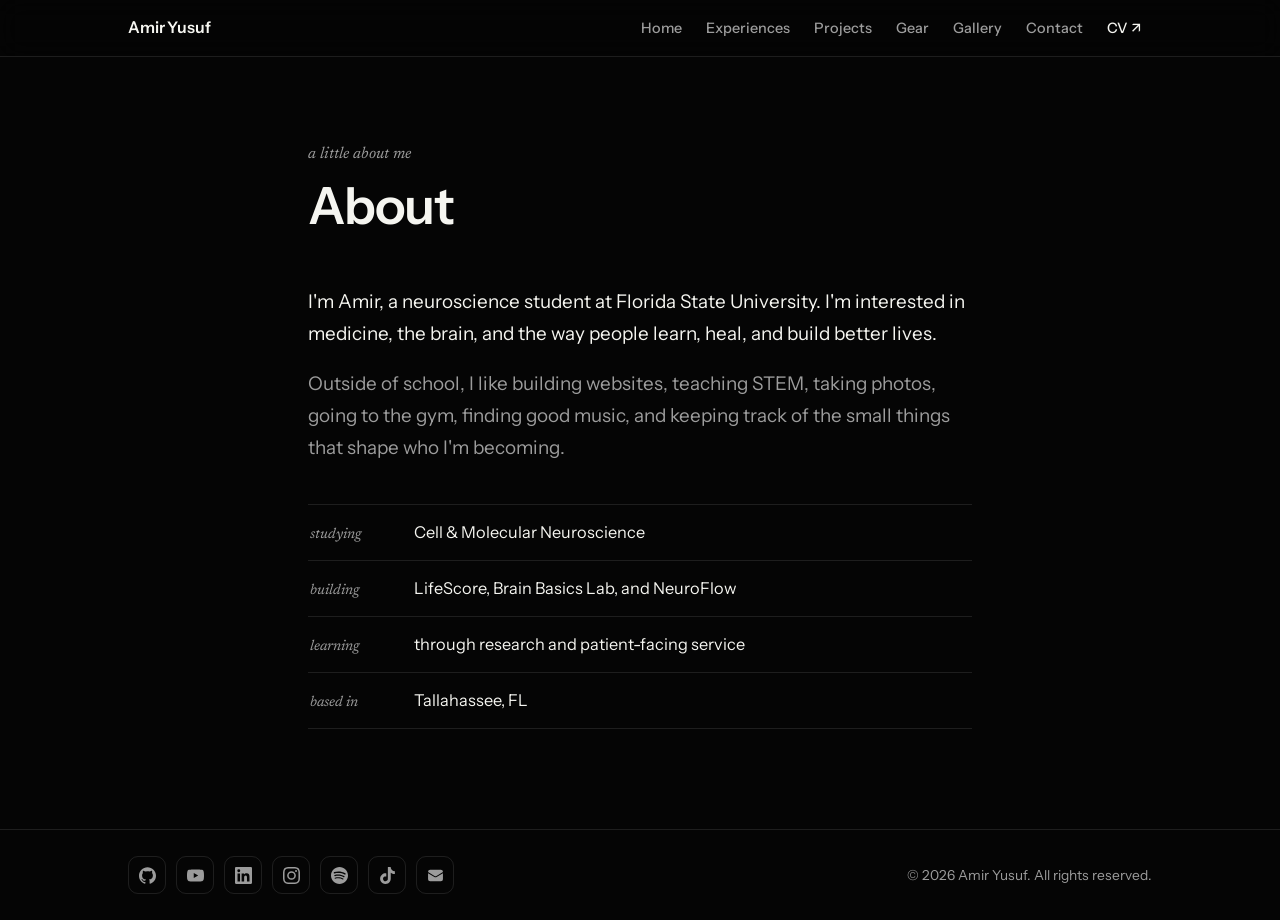
<file: about.html>
<!DOCTYPE html>
<html lang="en">
<head>
  <meta charset="UTF-8" />
  <meta name="viewport" content="width=device-width, initial-scale=1.0" />
  <title>About · Amir Yusuf</title>
  <meta name="description" content="Amir Yusuf, neuroscience student at Florida State University, interested in medicine, the brain, and how people learn, heal, and build better lives." />
  <meta name="theme-color" content="#050505" />
  <link rel="canonical" href="https://amiryusuf.com/about.html" />
  <meta property="og:title" content="About · Amir Yusuf" />
  <meta property="og:description" content="Neuroscience student at Florida State University." />
  <meta property="og:image" content="https://amiryusuf.com/assets/og-image.jpg" />
  <link rel="preconnect" href="https://fonts.googleapis.com" />
  <link rel="preconnect" href="https://fonts.gstatic.com" crossorigin />
  <link href="https://fonts.googleapis.com/css2?family=Instrument+Sans:wght@400;500;600&family=Newsreader:ital,opsz@1,6..72&display=swap" rel="stylesheet" />
  <link rel="icon" href="data:image/svg+xml,<svg xmlns='http://www.w3.org/2000/svg' viewBox='0 0 100 100'><rect width='100' height='100' fill='%23050505'/><text x='50' y='70' font-size='62' font-family='Georgia,serif' text-anchor='middle' fill='%23F5F5F0'>a</text></svg>" />
  <link rel="stylesheet" href="./styles.css" />
</head>
<body>
  <a class="skip-link" href="#main">Skip to content</a>
  <header class="nav solid" id="top">
    <nav class="nav-inner" aria-label="Primary">
      <a href="./index.html" class="brand">Amir Yusuf</a>
      <button class="nav-toggle" id="navToggle" aria-expanded="false" aria-controls="navMenu" aria-label="Toggle menu"><span></span><span></span></button>
      <ul class="nav-menu" id="navMenu">
        <li><a href="./index.html" class="nav-link">Home</a></li>
        <li><a href="./experience.html" class="nav-link">Experiences</a></li>
        <li><a href="./projects.html" class="nav-link">Projects</a></li>
        <li><a href="./gear.html" class="nav-link">Gear</a></li>
        <li><a href="./gallery.html" class="nav-link">Gallery</a></li>
        <li><a href="./contact.html" class="nav-link">Contact</a></li>
        <li><a href="./assets/Mahmoud-Yusuf-CV.pdf" class="nav-link nav-cv" download>CV ↗</a></li>
      </ul>
    </nav>
  </header>

  <main id="main">
    <section class="page-hero">
      <div class="container narrow">
        <p class="eyebrow fade">a little about me</p>
        <h1 class="fade d1">About</h1>
      </div>
    </section>

    <section class="section">
      <div class="container narrow about">
        <p class="fade d1">
          I'm Amir, a neuroscience student at Florida State University. I'm interested in
          medicine, the brain, and the way people learn, heal, and build better lives.
        </p>
        <p class="fade d2">
          Outside of school, I like building websites, teaching STEM, taking photos, going to
          the gym, finding good music, and keeping track of the small things that shape who
          I'm becoming.
        </p>

        <ul class="currently fade d2">
          <li><span class="k">studying</span><span class="v">Cell &amp; Molecular Neuroscience</span></li>
          <li><span class="k">building</span><span class="v">LifeScore, Brain Basics Lab, and NeuroFlow</span></li>
          <li><span class="k">learning</span><span class="v">through research and patient-facing service</span></li>
          <li><span class="k">based in</span><span class="v">Tallahassee, FL</span></li>
        </ul>
      </div>
    </section>
  </main>

  <footer class="footer">
    <div class="container footer-inner"></div>
  </footer>
  <script src="./script.js"></script>
</body>
</html>
</file>
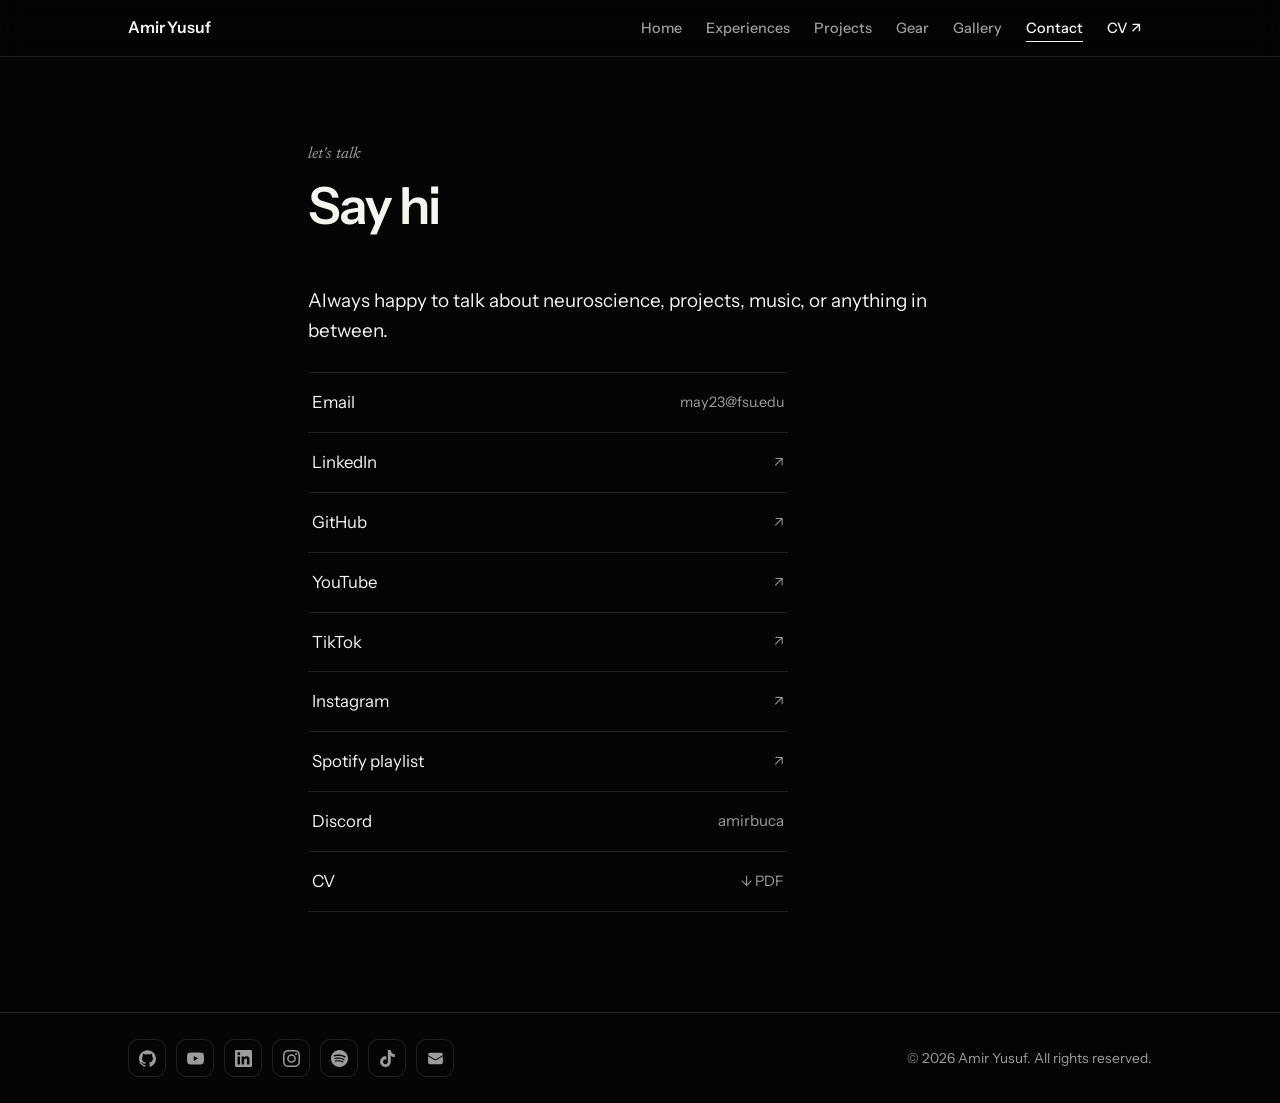
<file: contact.html>
<!DOCTYPE html>
<html lang="en">
<head>
  <meta charset="UTF-8" />
  <meta name="viewport" content="width=device-width, initial-scale=1.0" />
  <title>Contact · Amir Yusuf</title>
  <meta name="description" content="Get in touch with Amir Yusuf: email, LinkedIn, GitHub, YouTube, TikTok, Instagram, Spotify, and Discord." />
  <meta name="theme-color" content="#050505" />
  <link rel="canonical" href="https://amiryusuf.com/contact.html" />
  <meta property="og:title" content="Contact · Amir Yusuf" />
  <meta property="og:description" content="Say hi." />
  <meta property="og:image" content="https://amiryusuf.com/assets/og-image.jpg" />
  <link rel="preconnect" href="https://fonts.googleapis.com" />
  <link rel="preconnect" href="https://fonts.gstatic.com" crossorigin />
  <link href="https://fonts.googleapis.com/css2?family=Instrument+Sans:wght@400;500;600&family=Newsreader:ital,opsz@1,6..72&display=swap" rel="stylesheet" />
  <link rel="icon" href="data:image/svg+xml,<svg xmlns='http://www.w3.org/2000/svg' viewBox='0 0 100 100'><rect width='100' height='100' fill='%23050505'/><text x='50' y='70' font-size='62' font-family='Georgia,serif' text-anchor='middle' fill='%23F5F5F0'>a</text></svg>" />
  <link rel="stylesheet" href="./styles.css" />
</head>
<body>
  <a class="skip-link" href="#main">Skip to content</a>
  <header class="nav solid" id="top">
    <nav class="nav-inner" aria-label="Primary">
      <a href="./index.html" class="brand">Amir Yusuf</a>
      <button class="nav-toggle" id="navToggle" aria-expanded="false" aria-controls="navMenu" aria-label="Toggle menu"><span></span><span></span></button>
      <ul class="nav-menu" id="navMenu">
        <li><a href="./index.html" class="nav-link">Home</a></li>
        <li><a href="./experience.html" class="nav-link">Experiences</a></li>
        <li><a href="./projects.html" class="nav-link">Projects</a></li>
        <li><a href="./gear.html" class="nav-link">Gear</a></li>
        <li><a href="./gallery.html" class="nav-link">Gallery</a></li>
        <li><a href="./contact.html" class="nav-link active">Contact</a></li>
        <li><a href="./assets/Mahmoud-Yusuf-CV.pdf" class="nav-link nav-cv" download>CV ↗</a></li>
      </ul>
    </nav>
  </header>

  <main id="main">
    <section class="page-hero">
      <div class="container narrow">
        <p class="eyebrow fade">let's talk</p>
        <h1 class="fade d1">Say hi</h1>
      </div>
    </section>

    <section class="section">
      <div class="container narrow">
        <p class="contact-lead fade d1">
          Always happy to talk about neuroscience, projects, music, or anything in between.
        </p>

        <div class="contact-links fade d1">
          <a href="mailto:may23@fsu.edu"><span>Email</span><span class="ext">may23@fsu.edu</span></a>
          <a href="https://www.linkedin.com/in/dryusufdev/" target="_blank" rel="noopener"><span>LinkedIn</span><span class="ext">↗</span></a>
          <a href="https://github.com/dryusufdev" target="_blank" rel="noopener"><span>GitHub</span><span class="ext">↗</span></a>
          <a href="https://www.youtube.com/@amirbuca" target="_blank" rel="noopener"><span>YouTube</span><span class="ext">↗</span></a>
          <a href="https://www.tiktok.com/@chatgptwarrior67" target="_blank" rel="noopener"><span>TikTok</span><span class="ext">↗</span></a>
          <a href="https://www.instagram.com/amirr1x_/" target="_blank" rel="noopener"><span>Instagram</span><span class="ext">↗</span></a>
          <a href="https://open.spotify.com/playlist/6rPrB8Su6VBqoALZSoPi0Z?si=kABpWzBbRhOE1TDEf7ScpQ" target="_blank" rel="noopener"><span>Spotify playlist</span><span class="ext">↗</span></a>
          <div class="contact-row"><span>Discord</span><span class="ext">amirbuca</span></div>
          <a href="./assets/Mahmoud-Yusuf-CV.pdf" download><span>CV</span><span class="ext">↓ PDF</span></a>
        </div>
      </div>
    </section>
  </main>

  <footer class="footer">
    <div class="container footer-inner"></div>
  </footer>
  <script src="./script.js"></script>
</body>
</html>
</file>
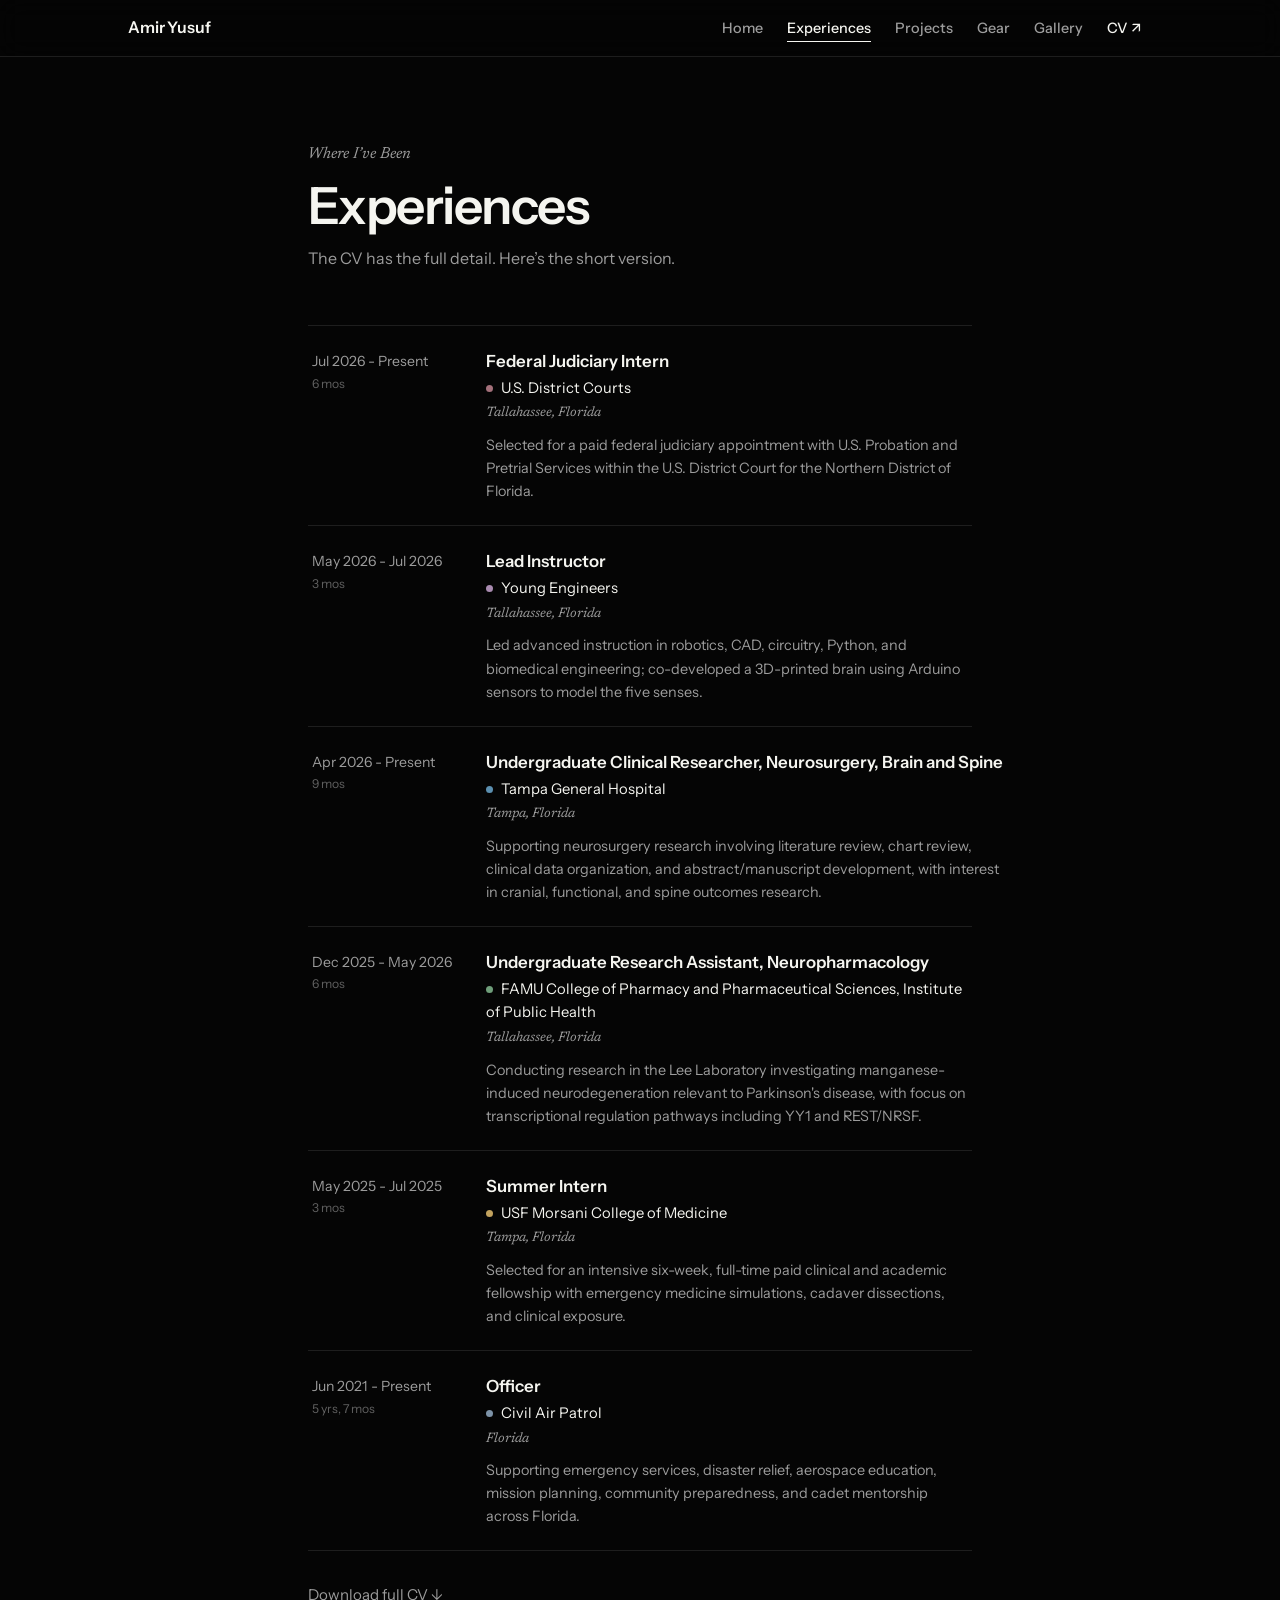
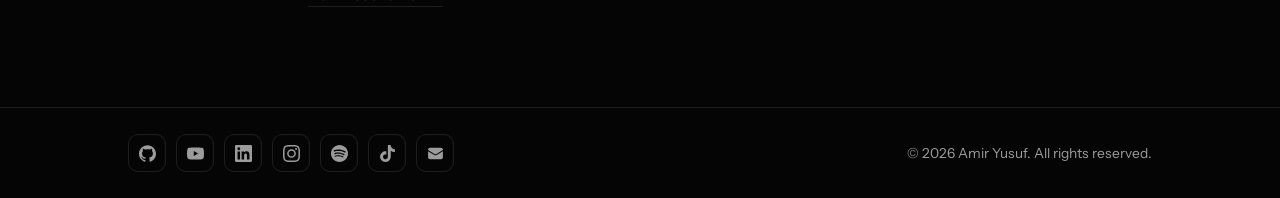
<file: experience.html>
<!DOCTYPE html>
<html lang="en">
<head>
  <meta charset="UTF-8" />
  <meta name="viewport" content="width=device-width, initial-scale=1.0" />
  <title>Experiences · Amir Yusuf</title>
  <meta name="description" content="Research, teaching, and service experience of Amir Yusuf: Young Engineers, Tampa General Hospital, FAMU College of Pharmacy, USF Morsani College of Medicine, and Civil Air Patrol." />
  <meta name="theme-color" content="#050505" />
  <link rel="canonical" href="https://amiryusuf.com/experience.html" />
  <meta property="og:title" content="Experiences · Amir Yusuf" />
  <meta property="og:description" content="Research, clinical, and service experience." />
  <meta property="og:image" content="https://amiryusuf.com/assets/og-image.jpg" />
  <link rel="preconnect" href="https://fonts.googleapis.com" />
  <link rel="preconnect" href="https://fonts.gstatic.com" crossorigin />
  <link href="https://fonts.googleapis.com/css2?family=Instrument+Sans:wght@400;500;600&family=Newsreader:ital,opsz@1,6..72&display=swap" rel="stylesheet" />
  <link rel="icon" href="data:image/svg+xml,<svg xmlns='http://www.w3.org/2000/svg' viewBox='0 0 100 100'><rect width='100' height='100' fill='%23050505'/><text x='50' y='70' font-size='62' font-family='Georgia,serif' text-anchor='middle' fill='%23F5F5F0'>a</text></svg>" />
  <link rel="stylesheet" href="./styles.css" />
</head>
<body>
  <a class="skip-link" href="#main">Skip to content</a>
  <header class="nav solid" id="top">
    <nav class="nav-inner" aria-label="Primary">
      <a href="./index.html" class="brand">Amir Yusuf</a>
      <button class="nav-toggle" id="navToggle" aria-expanded="false" aria-controls="navMenu" aria-label="Toggle menu"><span></span><span></span></button>
      <ul class="nav-menu" id="navMenu">
        <li><a href="./index.html" class="nav-link">Home</a></li>
        <li><a href="./experience.html" class="nav-link active">Experiences</a></li>
        <li><a href="./projects.html" class="nav-link">Projects</a></li>
        <li><a href="./gear.html" class="nav-link">Gear</a></li>
        <li><a href="./gallery.html" class="nav-link">Gallery</a></li>
        <li><a href="./assets/Mahmoud-Yusuf-CV.pdf" class="nav-link nav-cv" download>CV ↗</a></li>
      </ul>
    </nav>
  </header>

  <main id="main">
    <section class="page-hero">
      <div class="container narrow">
        <p class="eyebrow fade">Where I&rsquo;ve Been</p>
        <h1 class="fade d1">Experiences</h1>
        <p class="fade d1">The CV has the full detail. Here&rsquo;s the short version.</p>
      </div>
    </section>

    <section class="section">
      <div class="container narrow">
        <ul class="xp fade d1">
          <li class="xp-row">
            <span class="xp-date" data-start="2026-07" data-end="present"><span class="xp-range">Jul 2026 - Present</span><span class="xp-dur"></span></span>
            <span class="xp-main">
              <span class="xp-role">Federal Judiciary Intern</span>
              <span class="xp-org"><span class="xp-dot" style="--a:#a3707a" aria-hidden="true"></span>U.S. District Courts</span>
              <span class="xp-loc">Tallahassee, Florida</span>
              <span class="xp-note">Selected for a paid federal judiciary appointment with U.S. Probation and Pretrial Services within the U.S. District Court for the Northern District of Florida.</span>
            </span>
          </li>
          <li class="xp-row">
            <span class="xp-date" data-start="2026-05" data-end="2026-07"><span class="xp-range">May 2026 - Jul 2026</span><span class="xp-dur"></span></span>
            <span class="xp-main">
              <span class="xp-role">Lead Instructor</span>
              <span class="xp-org"><span class="xp-dot" style="--a:#a98bb0" aria-hidden="true"></span>Young Engineers</span>
              <span class="xp-loc">Tallahassee, Florida</span>
              <span class="xp-note">Led advanced instruction in robotics, CAD, circuitry, Python, and biomedical engineering; co-developed a 3D-printed brain using Arduino sensors to model the five senses.</span>
            </span>
          </li>
          <li class="xp-row">
            <span class="xp-date" data-start="2026-04" data-end="present"><span class="xp-range">Apr 2026 - Present</span><span class="xp-dur"></span></span>
            <span class="xp-main">
              <span class="xp-role long">Undergraduate Clinical Researcher, Neurosurgery, Brain and Spine</span>
              <span class="xp-org"><span class="xp-dot" style="--a:#5b8fb0" aria-hidden="true"></span>Tampa General Hospital</span>
              <span class="xp-loc">Tampa, Florida</span>
              <span class="xp-note">Supporting neurosurgery research involving literature review, chart review, clinical data organization, and abstract/manuscript development, with interest in cranial, functional, and spine outcomes research.</span>
            </span>
          </li>
          <li class="xp-row">
            <span class="xp-date" data-start="2025-12" data-end="2026-05"><span class="xp-range">Dec 2025 - May 2026</span><span class="xp-dur"></span></span>
            <span class="xp-main">
              <span class="xp-role">Undergraduate Research Assistant, Neuropharmacology</span>
              <span class="xp-org"><span class="xp-dot" style="--a:#6f9e7a" aria-hidden="true"></span>FAMU College of Pharmacy and Pharmaceutical Sciences, Institute of Public Health</span>
              <span class="xp-loc">Tallahassee, Florida</span>
              <span class="xp-note">Conducting research in the Lee Laboratory investigating manganese-induced neurodegeneration relevant to Parkinson's disease, with focus on transcriptional regulation pathways including YY1 and REST/NRSF.</span>
            </span>
          </li>
          <li class="xp-row">
            <span class="xp-date" data-start="2025-05" data-end="2025-07"><span class="xp-range">May 2025 - Jul 2025</span><span class="xp-dur"></span></span>
            <span class="xp-main">
              <span class="xp-role">Summer Intern</span>
              <span class="xp-org"><span class="xp-dot" style="--a:#c2a25e" aria-hidden="true"></span>USF Morsani College of Medicine</span>
              <span class="xp-loc">Tampa, Florida</span>
              <span class="xp-note">Selected for an intensive six-week, full-time paid clinical and academic fellowship with emergency medicine simulations, cadaver dissections, and clinical exposure.</span>
            </span>
          </li>
          <li class="xp-row">
            <span class="xp-date" data-start="2021-06" data-end="present"><span class="xp-range">Jun 2021 - Present</span><span class="xp-dur"></span></span>
            <span class="xp-main">
              <span class="xp-role">Officer</span>
              <span class="xp-org"><span class="xp-dot" style="--a:#7d93a8" aria-hidden="true"></span>Civil Air Patrol</span>
              <span class="xp-loc">Florida</span>
              <span class="xp-note">Supporting emergency services, disaster relief, aerospace education, mission planning, community preparedness, and cadet mentorship across Florida.</span>
            </span>
          </li>
        </ul>

        <p class="fade d1" style="margin-top:30px">
          <a class="link-underline" href="./assets/Mahmoud-Yusuf-CV.pdf" download>Download full CV ↓</a>
        </p>
      </div>
    </section>
  </main>

  <footer class="footer">
    <div class="container footer-inner"></div>
  </footer>
  <script src="./script.js"></script>
</body>
</html>
</file>
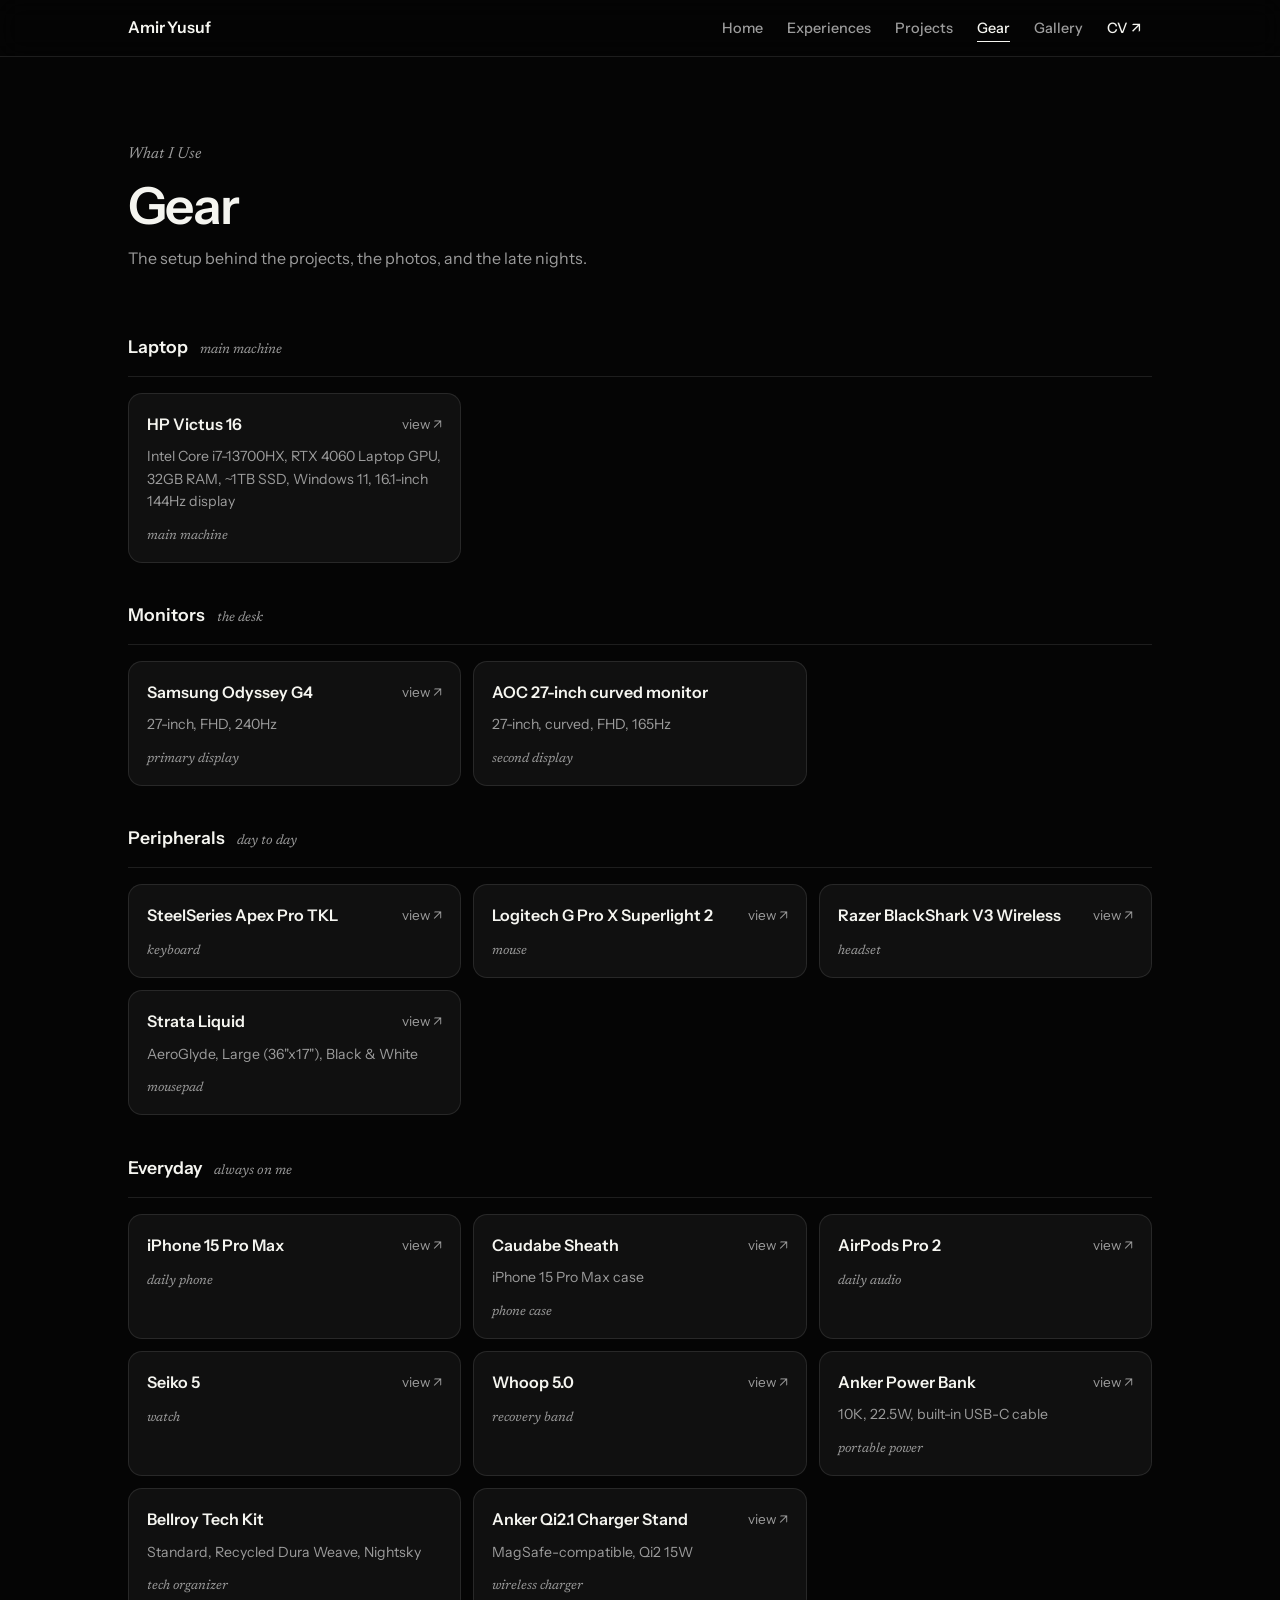
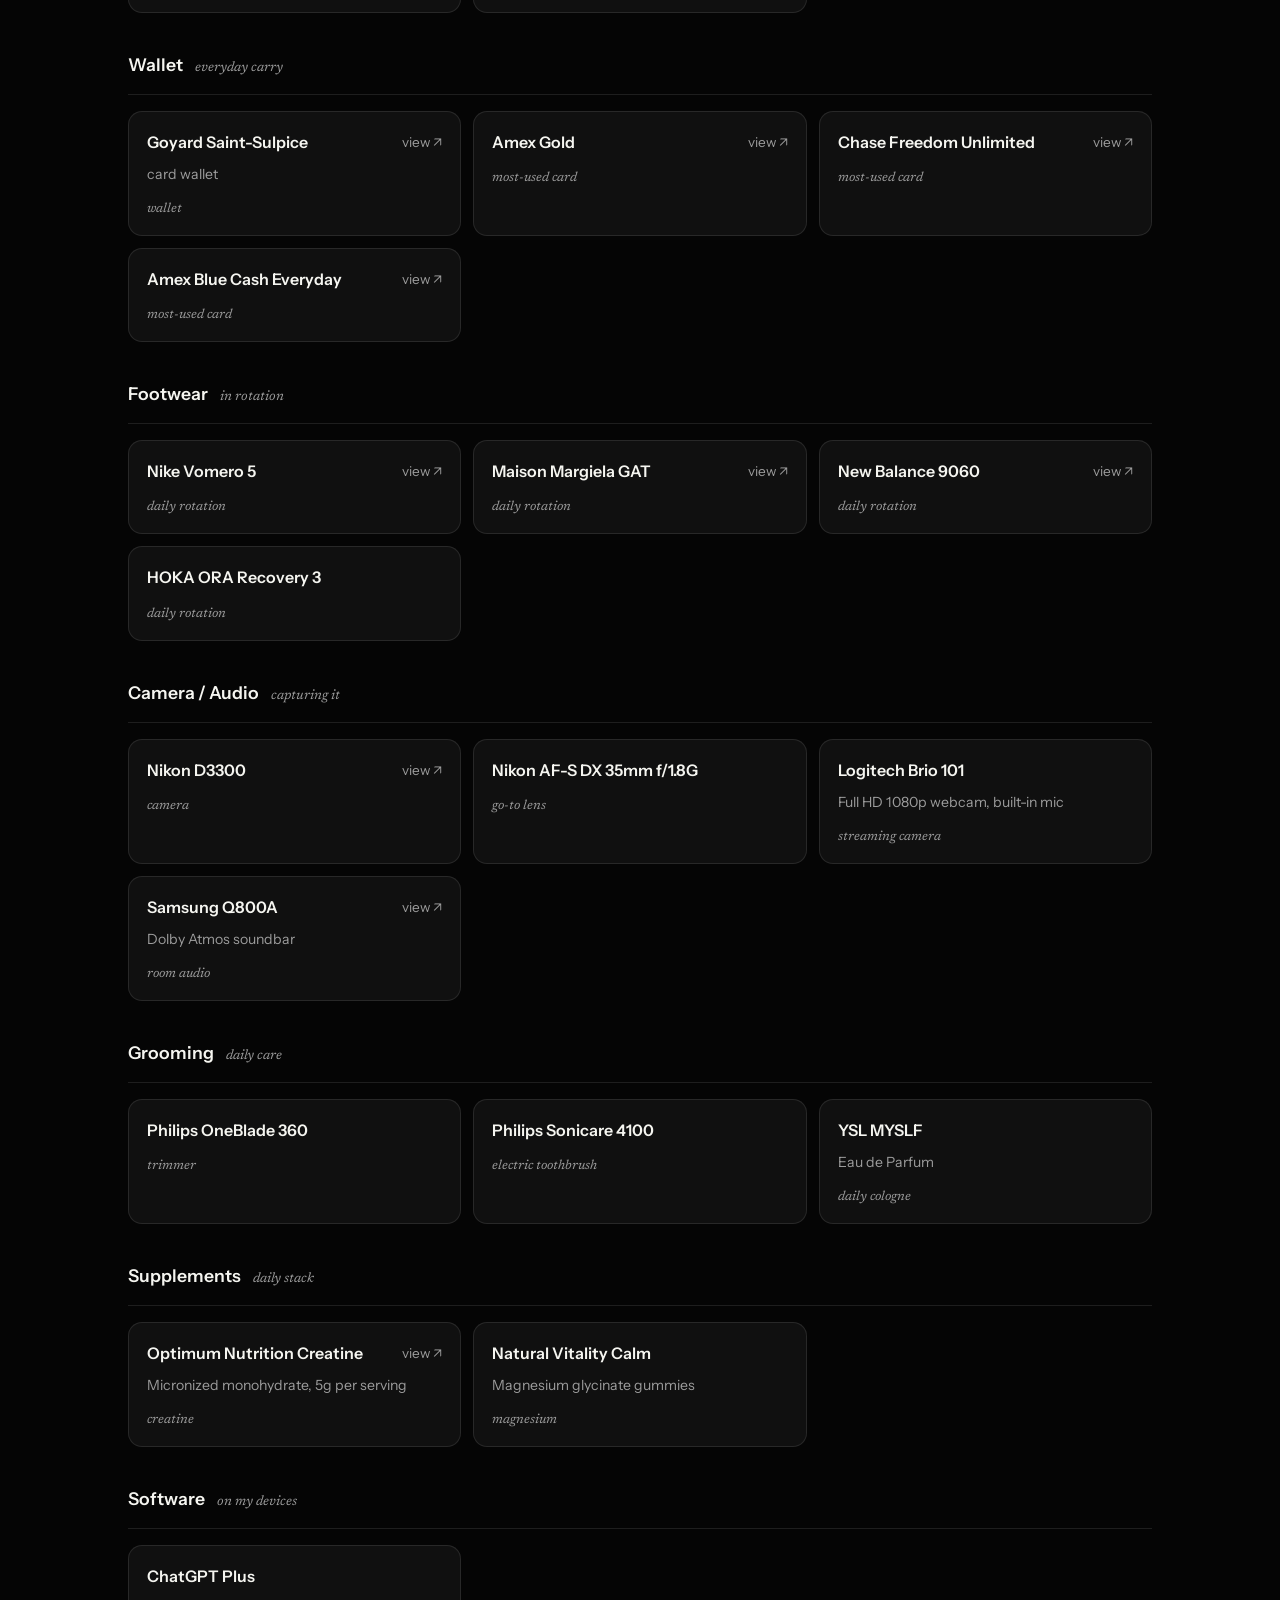
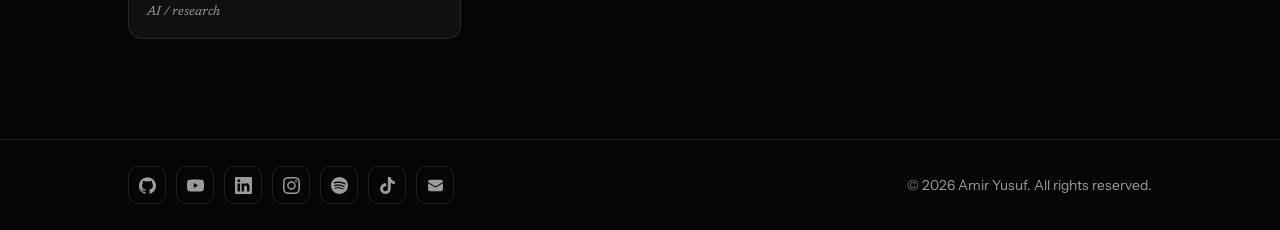
<file: gear.html>
<!DOCTYPE html>
<html lang="en">
<head>
  <meta charset="UTF-8" />
  <meta name="viewport" content="width=device-width, initial-scale=1.0" />
  <title>Gear · Amir Yusuf</title>
  <meta name="description" content="The setup Amir Yusuf actually uses: laptop, monitors, peripherals, everyday tech, camera, and audio." />
  <meta name="theme-color" content="#050505" />
  <link rel="canonical" href="https://amiryusuf.com/gear.html" />
  <meta property="og:title" content="Gear · Amir Yusuf" />
  <meta property="og:description" content="What I use." />
  <meta property="og:image" content="https://amiryusuf.com/assets/og-image.jpg" />
  <link rel="preconnect" href="https://fonts.googleapis.com" />
  <link rel="preconnect" href="https://fonts.gstatic.com" crossorigin />
  <link href="https://fonts.googleapis.com/css2?family=Instrument+Sans:wght@400;500;600&family=Newsreader:ital,opsz@1,6..72&display=swap" rel="stylesheet" />
  <link rel="icon" href="data:image/svg+xml,<svg xmlns='http://www.w3.org/2000/svg' viewBox='0 0 100 100'><rect width='100' height='100' fill='%23050505'/><text x='50' y='70' font-size='62' font-family='Georgia,serif' text-anchor='middle' fill='%23F5F5F0'>a</text></svg>" />
  <link rel="stylesheet" href="./styles.css" />
</head>
<body>
  <a class="skip-link" href="#main">Skip to content</a>
  <header class="nav solid" id="top">
    <nav class="nav-inner" aria-label="Primary">
      <a href="./index.html" class="brand">Amir Yusuf</a>
      <button class="nav-toggle" id="navToggle" aria-expanded="false" aria-controls="navMenu" aria-label="Toggle menu"><span></span><span></span></button>
      <ul class="nav-menu" id="navMenu">
        <li><a href="./index.html" class="nav-link">Home</a></li>
        <li><a href="./experience.html" class="nav-link">Experiences</a></li>
        <li><a href="./projects.html" class="nav-link">Projects</a></li>
        <li><a href="./gear.html" class="nav-link active">Gear</a></li>
        <li><a href="./gallery.html" class="nav-link">Gallery</a></li>
        <li><a href="./assets/Mahmoud-Yusuf-CV.pdf" class="nav-link nav-cv" download>CV ↗</a></li>
      </ul>
    </nav>
  </header>

  <main id="main">
    <section class="page-hero">
      <div class="container">
        <p class="eyebrow fade">What I Use</p>
        <h1 class="fade d1">Gear</h1>
        <p class="fade d1">The setup behind the projects, the photos, and the late nights.</p>
      </div>
    </section>

    <section class="section">
      <div class="container">

        <div class="gear-cat fade d1">
          <h2>Laptop <span>main machine</span></h2>
          <div class="gear-grid">
            <a class="gear-item" href="https://www.hp.com/us-en/gaming-pc/laptops/2023-victus-16-intel.html" target="_blank" rel="noopener">
              <span class="gear-top"><span class="gear-name">HP Victus 16</span><span class="gear-go" aria-hidden="true">view ↗</span></span>
              <span class="gear-spec">Intel Core i7-13700HX, RTX 4060 Laptop GPU, 32GB RAM, ~1TB SSD, Windows 11, 16.1-inch 144Hz display</span>
              <span class="gear-tag">main machine</span>
            </a>
          </div>
        </div>

        <div class="gear-cat fade d1">
          <h2>Monitors <span>the desk</span></h2>
          <div class="gear-grid">
            <a class="gear-item" href="https://www.bestbuy.com/product/samsung-27-odyssey-g4-g40h-fast-ips-fhd-300hz-1ms-amd-freesync-prem-gaming-monitor-with-hdr-10-displayport-hdmi-black/JJGRF3QVV2/sku/6668943" target="_blank" rel="noopener">
              <span class="gear-top"><span class="gear-name">Samsung Odyssey G4</span><span class="gear-go" aria-hidden="true">view ↗</span></span>
              <span class="gear-spec">27-inch, FHD, 240Hz</span>
              <span class="gear-tag">primary display</span>
            </a>
            <div class="gear-item">
              <span class="gear-top"><span class="gear-name">AOC 27-inch curved monitor</span></span>
              <span class="gear-spec">27-inch, curved, FHD, 165Hz</span>
              <span class="gear-tag">second display</span>
            </div>
          </div>
        </div>

        <div class="gear-cat fade d1">
          <h2>Peripherals <span>day to day</span></h2>
          <div class="gear-grid">
            <a class="gear-item" href="https://www.bestbuy.com/product/steelseries-apex-pro-tkl-gen-3-wired-mechanical-omnipoint-adjustable-hypermagnetic-gaming-keyboard-with-rapid-tap-black/J3GTVPH8JP/sku/6594154" target="_blank" rel="noopener">
              <span class="gear-top"><span class="gear-name">SteelSeries Apex Pro TKL</span><span class="gear-go" aria-hidden="true">view ↗</span></span>
              <span class="gear-tag">keyboard</span>
            </a>
            <a class="gear-item" href="https://www.bestbuy.com/product/logitech-g-pro-x-superlight-2-lightspeed-lightweight-wireless-optical-hero-2-sensor-44-000-dpi-gaming-mouse-with-8k-polling-wireless-black/J7H7ZY8YS5/sku/6556754" target="_blank" rel="noopener">
              <span class="gear-top"><span class="gear-name">Logitech G Pro X Superlight 2</span><span class="gear-go" aria-hidden="true">view ↗</span></span>
              <span class="gear-tag">mouse</span>
            </a>
            <a class="gear-item" href="https://www.bestbuy.com/product/razer-blackshark-v3-wireless-over-the-ear-gaming-headset-for-pc-mac-playstation-nintendo-switch-smartphone-black/J39HWFH4Y8/sku/6632891" target="_blank" rel="noopener">
              <span class="gear-top"><span class="gear-name">Razer BlackShark V3 Wireless</span><span class="gear-go" aria-hidden="true">view ↗</span></span>
              <span class="gear-tag">headset</span>
            </a>
            <a class="gear-item" href="https://themousepadcompany.com/products/strata-liquid-1" target="_blank" rel="noopener">
              <span class="gear-top"><span class="gear-name">Strata Liquid</span><span class="gear-go" aria-hidden="true">view ↗</span></span>
              <span class="gear-spec">AeroGlyde, Large (36"x17"), Black &amp; White</span>
              <span class="gear-tag">mousepad</span>
            </a>
          </div>
        </div>

        <div class="gear-cat fade d1">
          <h2>Everyday <span>always on me</span></h2>
          <div class="gear-grid">
            <a class="gear-item" href="https://support.apple.com/en-us/111828" target="_blank" rel="noopener">
              <span class="gear-top"><span class="gear-name">iPhone 15 Pro Max</span><span class="gear-go" aria-hidden="true">view ↗</span></span>
              <span class="gear-tag">daily phone</span>
            </a>
            <a class="gear-item" href="https://caudabe.com/products/sheath-iphone-15-pro-max-button?variant=40984149819489" target="_blank" rel="noopener">
              <span class="gear-top"><span class="gear-name">Caudabe Sheath</span><span class="gear-go" aria-hidden="true">view ↗</span></span>
              <span class="gear-spec">iPhone 15 Pro Max case</span>
              <span class="gear-tag">phone case</span>
            </a>
            <a class="gear-item" href="https://www.amazon.com/dp/B0D1XD1ZV3" target="_blank" rel="noopener">
              <span class="gear-top"><span class="gear-name">AirPods Pro 2</span><span class="gear-go" aria-hidden="true">view ↗</span></span>
              <span class="gear-tag">daily audio</span>
            </a>
            <a class="gear-item" href="https://www.seikowatches.com/us-en/products/5sports" target="_blank" rel="noopener">
              <span class="gear-top"><span class="gear-name">Seiko 5</span><span class="gear-go" aria-hidden="true">view ↗</span></span>
              <span class="gear-tag">watch</span>
            </a>
            <a class="gear-item" href="https://shop.whoop.com/us/en/products/whoop-your-way-5-0/" target="_blank" rel="noopener">
              <span class="gear-top"><span class="gear-name">Whoop 5.0</span><span class="gear-go" aria-hidden="true">view ↗</span></span>
              <span class="gear-tag">recovery band</span>
            </a>
            <a class="gear-item" href="https://www.bestbuy.com/product/anker-power-bank-10k-22-5w-built-in-usb-c-cable-black/JJ858RLKLP/sku/6643854" target="_blank" rel="noopener">
              <span class="gear-top"><span class="gear-name">Anker Power Bank</span><span class="gear-go" aria-hidden="true">view ↗</span></span>
              <span class="gear-spec">10K, 22.5W, built-in USB-C cable</span>
              <span class="gear-tag">portable power</span>
            </a>
            <div class="gear-item">
              <span class="gear-top"><span class="gear-name">Bellroy Tech Kit</span></span>
              <span class="gear-spec">Standard, Recycled Dura Weave, Nightsky</span>
              <span class="gear-tag">tech organizer</span>
            </div>
            <a class="gear-item" href="https://www.bestbuy.com/product/anker-qi2-1-wireless-charger-stand-magsafe-compatible-charging-dock-for-iphone-black/JJ858RX26F/sku/6630543" target="_blank" rel="noopener">
              <span class="gear-top"><span class="gear-name">Anker Qi2.1 Charger Stand</span><span class="gear-go" aria-hidden="true">view ↗</span></span>
              <span class="gear-spec">MagSafe-compatible, Qi2 15W</span>
              <span class="gear-tag">wireless charger</span>
            </a>
          </div>
        </div>

        <div class="gear-cat fade d1">
          <h2>Wallet <span>everyday carry</span></h2>
          <div class="gear-grid">
            <a class="gear-item" href="https://www.goyard.com/us_en/porte-cartes-saint-sulpice.html" target="_blank" rel="noopener">
              <span class="gear-top"><span class="gear-name">Goyard Saint-Sulpice</span><span class="gear-go" aria-hidden="true">view ↗</span></span>
              <span class="gear-spec">card wallet</span>
              <span class="gear-tag">wallet</span>
            </a>
            <a class="gear-item" href="https://www.americanexpress.com/us/credit-cards/card/gold-card/" target="_blank" rel="noopener">
              <span class="gear-top"><span class="gear-name">Amex Gold</span><span class="gear-go" aria-hidden="true">view ↗</span></span>
              <span class="gear-tag">most-used card</span>
            </a>
            <a class="gear-item" href="https://creditcards.chase.com/cash-back-credit-cards/freedom-unlimited" target="_blank" rel="noopener">
              <span class="gear-top"><span class="gear-name">Chase Freedom Unlimited</span><span class="gear-go" aria-hidden="true">view ↗</span></span>
              <span class="gear-tag">most-used card</span>
            </a>
            <a class="gear-item" href="https://www.americanexpress.com/us/credit-cards/card/blue-cash-everyday/" target="_blank" rel="noopener">
              <span class="gear-top"><span class="gear-name">Amex Blue Cash Everyday</span><span class="gear-go" aria-hidden="true">view ↗</span></span>
              <span class="gear-tag">most-used card</span>
            </a>
          </div>
        </div>

        <div class="gear-cat fade d1">
          <h2>Footwear <span>in rotation</span></h2>
          <div class="gear-grid">
            <a class="gear-item" href="https://www.nike.com/w/zoom-vomero-shoes-7gee1zy7ok" target="_blank" rel="noopener">
              <span class="gear-top"><span class="gear-name">Nike Vomero 5</span><span class="gear-go" aria-hidden="true">view ↗</span></span>
              <span class="gear-tag">daily rotation</span>
            </a>
            <a class="gear-item" href="https://www.maisonmargiela.com/en-us/maison-margiela/men/shoes/replica/" target="_blank" rel="noopener">
              <span class="gear-top"><span class="gear-name">Maison Margiela GAT</span><span class="gear-go" aria-hidden="true">view ↗</span></span>
              <span class="gear-tag">daily rotation</span>
            </a>
            <a class="gear-item" href="https://www.newbalance.com/9060/" target="_blank" rel="noopener">
              <span class="gear-top"><span class="gear-name">New Balance 9060</span><span class="gear-go" aria-hidden="true">view ↗</span></span>
              <span class="gear-tag">daily rotation</span>
            </a>
            <div class="gear-item">
              <span class="gear-top"><span class="gear-name">HOKA ORA Recovery 3</span></span>
              <span class="gear-tag">daily rotation</span>
            </div>
          </div>
        </div>

        <div class="gear-cat fade d1">
          <h2>Camera / Audio <span>capturing it</span></h2>
          <div class="gear-grid">
            <a class="gear-item" href="https://www.amazon.com/dp/B00HQ4W1QE" target="_blank" rel="noopener">
              <span class="gear-top"><span class="gear-name">Nikon D3300</span><span class="gear-go" aria-hidden="true">view ↗</span></span>
              <span class="gear-tag">camera</span>
            </a>
            <div class="gear-item">
              <span class="gear-top"><span class="gear-name">Nikon AF-S DX 35mm f/1.8G</span></span>
              <span class="gear-tag">go-to lens</span>
            </div>
            <div class="gear-item">
              <span class="gear-top"><span class="gear-name">Logitech Brio 101</span></span>
              <span class="gear-spec">Full HD 1080p webcam, built-in mic</span>
              <span class="gear-tag">streaming camera</span>
            </div>
            <a class="gear-item" href="https://www.samsung.com/us/support/model/HW-Q800A/ZA/" target="_blank" rel="noopener">
              <span class="gear-top"><span class="gear-name">Samsung Q800A</span><span class="gear-go" aria-hidden="true">view ↗</span></span>
              <span class="gear-spec">Dolby Atmos soundbar</span>
              <span class="gear-tag">room audio</span>
            </a>
          </div>
        </div>

        <div class="gear-cat fade d1">
          <h2>Grooming <span>daily care</span></h2>
          <div class="gear-grid">
            <div class="gear-item">
              <span class="gear-top"><span class="gear-name">Philips OneBlade 360</span></span>
              <span class="gear-tag">trimmer</span>
            </div>
            <div class="gear-item">
              <span class="gear-top"><span class="gear-name">Philips Sonicare 4100</span></span>
              <span class="gear-tag">electric toothbrush</span>
            </div>
            <div class="gear-item">
              <span class="gear-top"><span class="gear-name">YSL MYSLF</span></span>
              <span class="gear-spec">Eau de Parfum</span>
              <span class="gear-tag">daily cologne</span>
            </div>
          </div>
        </div>

        <div class="gear-cat fade d1">
          <h2>Supplements <span>daily stack</span></h2>
          <div class="gear-grid">
            <a class="gear-item" href="https://www.amazon.com/dp/B0DGH2BWRD" target="_blank" rel="noopener">
              <span class="gear-top"><span class="gear-name">Optimum Nutrition Creatine</span><span class="gear-go" aria-hidden="true">view ↗</span></span>
              <span class="gear-spec">Micronized monohydrate, 5g per serving</span>
              <span class="gear-tag">creatine</span>
            </a>
            <div class="gear-item">
              <span class="gear-top"><span class="gear-name">Natural Vitality Calm</span></span>
              <span class="gear-spec">Magnesium glycinate gummies</span>
              <span class="gear-tag">magnesium</span>
            </div>
          </div>
        </div>

        <div class="gear-cat fade d1">
          <h2>Software <span>on my devices</span></h2>
          <div class="gear-grid">
            <div class="gear-item">
              <span class="gear-top"><span class="gear-name">ChatGPT Plus</span></span>
              <span class="gear-tag">AI / research</span>
            </div>
          </div>
        </div>

      </div>
    </section>
  </main>

  <footer class="footer">
    <div class="container footer-inner"></div>
  </footer>
  <script src="./script.js"></script>
</body>
</html>
</file>
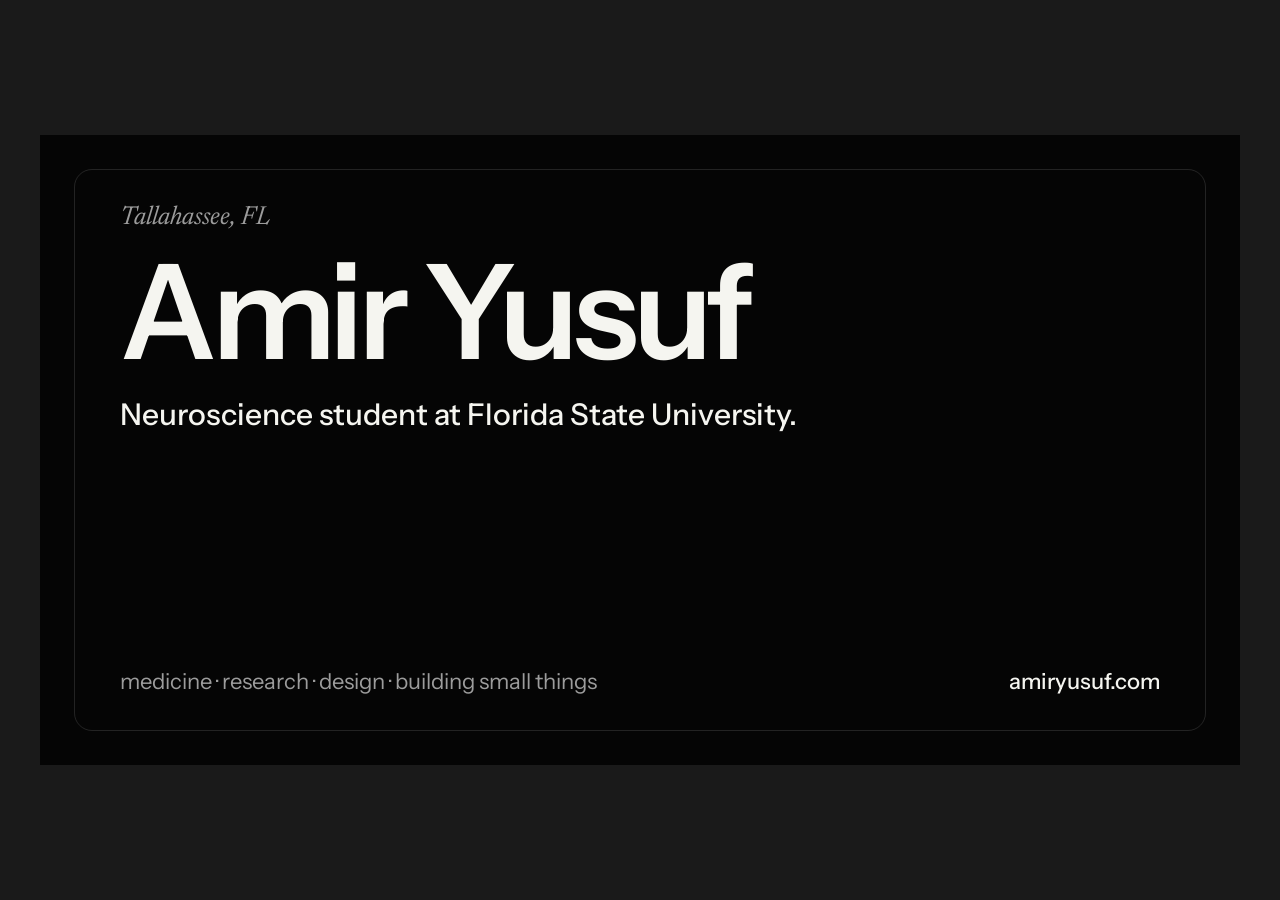
<file: assets/og-template.html>
<!DOCTYPE html>
<html lang="en">
<head>
<meta charset="UTF-8" />
<title>OG Card - Amir Yusuf</title>
<!--
  Share-preview template for /assets/og-image.jpg (1200 × 630).
  Open in a browser, screenshot the .card at exactly 1200×630, save as assets/og-image.jpg.
  Headless: npx playwright screenshot --viewport-size=1200,630 assets/og-template.html assets/og-image.jpg
-->
<link rel="preconnect" href="https://fonts.googleapis.com" />
<link rel="preconnect" href="https://fonts.gstatic.com" crossorigin />
<link href="https://fonts.googleapis.com/css2?family=Instrument+Sans:wght@400;500;600&family=Newsreader:ital,opsz@1,6..72&display=swap" rel="stylesheet" />
<style>
  * { margin: 0; padding: 0; box-sizing: border-box; }
  body { background: #1a1a1a; display: grid; place-items: center; min-height: 100vh; font-family: 'Instrument Sans', system-ui, sans-serif; }
  .card {
    position: relative; width: 1200px; height: 630px; overflow: hidden;
    background: #050505; color: #F5F5F0;
    display: flex; flex-direction: column; justify-content: space-between;
    padding: 70px 80px;
  }
  .card::before {
    content: ""; position: absolute; inset: 34px;
    border: 1px solid rgba(255,255,255,0.12); border-radius: 18px;
  }
  .top, .bottom { position: relative; z-index: 2; }
  .eyebrow { font-family: 'Newsreader', serif; font-style: italic; font-size: 26px; color: #9C9C9C; }
  .name { margin-top: 18px; font-size: 132px; font-weight: 600; letter-spacing: -0.04em; line-height: 0.95; }
  .sub { margin-top: 22px; font-size: 30px; font-weight: 500; }
  .bottom { display: flex; justify-content: space-between; align-items: flex-end; font-size: 22px; color: #9C9C9C; }
  .bottom b { color: #F5F5F0; font-weight: 500; }
</style>
</head>
<body>
  <div class="card">
    <div class="top">
      <span class="eyebrow">Tallahassee, FL</span>
      <div class="name">Amir Yusuf</div>
      <div class="sub">Neuroscience student at Florida State University.</div>
    </div>
    <div class="bottom">
      <span>medicine · research · design · building small things</span>
      <span><b>amiryusuf.com</b></span>
    </div>
  </div>
</body>
</html>
</file>
<file: styles.css>
/* =========================================================
   Amir Yusuf - personal site (multi-page)
   Black & white. Minimal. Warm. Editorial.
   ========================================================= */

:root {
  --bg: #050505;
  --text: #F5F5F0;
  --muted: #9C9C9C;
  --card: #101010;
  --card-2: #0c0c0c;
  --border: rgba(255, 255, 255, 0.10);
  --border-hover: rgba(255, 255, 255, 0.28);

  --sans: 'Instrument Sans', system-ui, -apple-system, 'Segoe UI', sans-serif;
  --serif: 'Newsreader', Georgia, serif;

  --container: 1080px;
  --radius: 14px;
  --ease: cubic-bezier(0.22, 1, 0.36, 1);
}

*, *::before, *::after { box-sizing: border-box; }
* { margin: 0; padding: 0; }

html { scroll-behavior: smooth; scroll-padding-top: 92px; -webkit-text-size-adjust: 100%; }

body {
  font-family: var(--sans);
  background: var(--bg);
  color: var(--text);
  line-height: 1.6;
  font-size: 16px;
  overflow-x: hidden;
  -webkit-font-smoothing: antialiased;
  text-rendering: optimizeLegibility;
}

img { display: block; max-width: 100%; }
a { color: inherit; text-decoration: none; }
ul { list-style: none; }
::selection { background: var(--text); color: var(--bg); }

.skip-link {
  position: absolute; left: 16px; top: -60px;
  background: var(--text); color: var(--bg);
  padding: 10px 16px; border-radius: 8px; font-weight: 600; z-index: 999;
  transition: top .2s var(--ease);
}
.skip-link:focus { top: 16px; }

.container { width: 100%; max-width: var(--container); margin: 0 auto; padding: 0 28px; }
.container.narrow { max-width: 720px; }
:focus-visible { outline: 1px solid var(--text); outline-offset: 3px; }

/* ---------- Buttons & links ---------- */
.btn {
  display: inline-flex; align-items: center; justify-content: center;
  padding: 11px 22px; border-radius: 999px;
  font-size: 0.94rem; font-weight: 500;
  background: var(--text); color: var(--bg); border: 1px solid var(--text);
  transition: transform .25s var(--ease), opacity .25s var(--ease);
}
.btn:hover { transform: translateY(-1px); opacity: 0.88; }
.btn-line { background: transparent; color: var(--text); border-color: var(--border-hover); }
.btn-line:hover { background: rgba(255,255,255,0.05); opacity: 1; }

.link-underline {
  font-size: 0.94rem; color: var(--muted);
  padding-bottom: 2px; border-bottom: 1px solid var(--border);
  transition: color .2s var(--ease), border-color .2s var(--ease);
}
.link-underline:hover { color: var(--text); border-color: var(--text); }

/* =========================================================
   NAV
   ========================================================= */
.nav {
  position: fixed; top: 0; left: 0; right: 0; z-index: 50;
  display: flex; justify-content: center;
  border-bottom: 1px solid transparent;
  transition: background .3s var(--ease), border-color .3s var(--ease);
}
.nav.scrolled, .nav.solid {
  background: rgba(5,5,5,0.78);
  backdrop-filter: blur(12px); -webkit-backdrop-filter: blur(12px);
  border-bottom: 1px solid var(--border);
}
.nav-inner {
  width: 100%; max-width: var(--container);
  display: flex; align-items: center; justify-content: space-between;
  padding: 15px 28px;
}
.brand { font-weight: 600; font-size: 1rem; letter-spacing: -0.01em; }
.nav-menu { display: flex; align-items: center; gap: 2px; }
.nav-link {
  position: relative; padding: 7px 11px;
  color: var(--muted); font-size: 0.9rem; font-weight: 500;
  transition: color .2s var(--ease);
}
.nav-link::after {
  content: ""; position: absolute; left: 11px; right: 11px; bottom: 2px; height: 1px;
  background: var(--text); transform: scaleX(0); transform-origin: left;
  transition: transform .25s var(--ease);
}
.nav-link:hover, .nav-link.active { color: var(--text); }
.nav-link:hover::after, .nav-link.active::after { transform: scaleX(1); }
.nav-cv { color: var(--text); }

.nav-toggle {
  display: none; flex-direction: column; gap: 5px;
  width: 40px; height: 40px; align-items: center; justify-content: center;
  background: transparent; border: 1px solid var(--border); border-radius: 10px; cursor: pointer;
}
.nav-toggle span { width: 18px; height: 1.5px; background: var(--text); transition: transform .3s var(--ease), opacity .2s var(--ease); }
.nav-toggle[aria-expanded="true"] span:nth-child(1) { transform: translateY(3.5px) rotate(45deg); }
.nav-toggle[aria-expanded="true"] span:nth-child(2) { transform: translateY(-3px) rotate(-45deg); }

/* =========================================================
   PAGE ENTRANCE / FADE
   ========================================================= */
/* Cinematic reveal: opacity + slight rise + micro scale-up */
.fade {
  opacity: 0; transform: translateY(18px) scale(0.985);
  transition: opacity .7s var(--ease), transform .7s var(--ease);
  will-change: opacity, transform;
}
.fade.in { opacity: 1; transform: none; }
.fade.d1 { transition-delay: .06s; }
.fade.d2 { transition-delay: .12s; }
.fade.d3 { transition-delay: .18s; }
.fade.d4 { transition-delay: .24s; }
.fade.d5 { transition-delay: .30s; }
.fade.d6 { transition-delay: .36s; }

/* =========================================================
   HOME - HERO + HUB
   ========================================================= */
/* Hero fills the first screen so the next section sits below the fold.
   svh keeps it stable on mobile (no jump when the address bar hides). */
.home-hero {
  position: relative;
  min-height: 100vh; min-height: 100svh;
  display: flex; align-items: center;
  padding: 96px 0 92px; /* top clears the fixed nav; bottom leaves room for the scroll cue */
}
.home-hero h1 {
  font-size: clamp(2.6rem, 6.5vw, 4.2rem);
  font-weight: 600; line-height: 1.02; letter-spacing: -0.035em;
}
.type {
  display: inline-flex; align-items: baseline;
  width: fit-content; max-width: 100%;
}
.type-out { display: inline; white-space: nowrap; }
.caret {
  display: inline-block; width: 3px; height: 0.9em;
  background: var(--text); margin-left: 4px;
  transform: translateY(2px); animation: caretBlink 0.9s ease-in-out infinite;
}
@keyframes caretBlink {
  0%, 45% { opacity: 1; }
  55%, 100% { opacity: 0.08; }
}
@media (max-width: 420px) { .type-out { white-space: normal; } }
.home-sub {
  margin-top: 20px; color: var(--muted);
  font-size: clamp(1rem, 1.7vw, 1.18rem); max-width: 56ch;
}
.home-sub b { color: var(--text); font-weight: 500; }

/* subtle scroll cue anchoring the full-height hero (more below) */
.hero-scroll {
  position: absolute; left: 50%; bottom: 26px; transform: translateX(-50%);
  display: grid; place-items: center; width: 34px; height: 34px;
  color: var(--muted); border-radius: 999px; opacity: 0.7;
  transition: color .2s var(--ease), opacity .2s var(--ease);
}
.hero-scroll:hover, .hero-scroll:focus-visible { color: var(--text); opacity: 1; outline: none; }
.hero-scroll::after {
  content: ""; width: 8px; height: 8px;
  border-right: 1px solid currentColor; border-bottom: 1px solid currentColor;
  animation: scrollBob 2.2s var(--ease) infinite;
}
@keyframes scrollBob {
  0%, 100% { transform: rotate(45deg) translate(-1.5px, -1.5px); opacity: 0.35; }
  50% { transform: rotate(45deg) translate(1.5px, 1.5px); opacity: 0.85; }
}

/* hero masthead: tiny labels anchoring the bottom edge so the full-height
   hero reads as a composed editorial cover, not an empty centered block */
.hero-meta {
  position: absolute; left: 50%; bottom: 28px; transform: translateX(-50%);
  width: 100%; max-width: var(--container);
  padding: 0 28px; box-sizing: border-box;
  display: flex; justify-content: space-between; align-items: center;
  font-size: 0.68rem; letter-spacing: 0.2em; text-transform: uppercase;
  color: var(--muted); pointer-events: none;
}
.hero-meta span { pointer-events: auto; }

.hub { padding-bottom: 70px; }
.hub-grid {
  display: grid; grid-template-columns: repeat(2, 1fr);
  gap: 14px; margin-top: 8px;
}
.card {
  background: var(--card); border: 1px solid var(--border); border-radius: var(--radius);
  transition: border-color .3s var(--ease), transform .3s var(--ease);
}
.card:hover { border-color: var(--border-hover); transform: translateY(-3px); }
.card.link { cursor: pointer; }

.span-2 { grid-column: span 2; }

.card-label {
  font-family: var(--serif); font-style: italic;
  font-size: 0.86rem; color: var(--muted);
}
.go { color: var(--muted); transition: color .2s var(--ease), transform .2s var(--ease); }
.card:hover .go { color: var(--text); transform: translate(2px,-2px); }

/* media card (youtube / spotify / project) */
.media {
  display: flex; flex-direction: column; overflow: hidden;
}
.media-thumb {
  position: relative; aspect-ratio: 16 / 9; background: var(--card-2);
  border-bottom: 1px solid var(--border); overflow: hidden;
}
.media-thumb.square { aspect-ratio: 1 / 1; }
.media-thumb img {
  width: 100%; height: 100%; object-fit: cover; object-position: center;
  transition: transform .6s var(--ease);
}
.card:hover .media-thumb img { transform: scale(1.02); }
.thumb-fallback {
  position: absolute; inset: 0; display: grid; place-items: center;
  color: var(--muted); z-index: 0;
}
.media-thumb.no-img img { display: none; }
.thumb-fallback svg { width: 38px; height: 38px; opacity: 0.5; }
.media-body { padding: 16px 18px; display: flex; flex-direction: column; gap: 5px; }
.media-title { font-size: 1.02rem; font-weight: 600; }
.media-meta { display: flex; align-items: center; justify-content: space-between; gap: 10px; }
.media-meta .go { font-size: 0.86rem; }

/* spotify: horizontal compact */
.spotify { display: flex; align-items: center; gap: 14px; padding: 16px; }
.spotify .art {
  position: relative; flex: 0 0 auto; width: 66px; height: 66px;
  border-radius: 8px; overflow: hidden; background: #1a1a1a; border: 1px solid var(--border);
}
.spotify .art img { width: 100%; height: 100%; object-fit: cover; }
.spotify .art.no-img img { display: none; }
.spotify .art.no-img::after { content: "♪"; position: absolute; inset: 0; display: grid; place-items: center; color: var(--muted); font-size: 1.3rem; }
.spotify .info { display: flex; flex-direction: column; gap: 2px; min-width: 0; }
.spotify .info .t { font-size: 1rem; font-weight: 600; }
.spotify .info .s { font-size: 0.85rem; color: var(--muted); }

/* camera roll preview */
.roll { padding: 16px 18px; display: flex; flex-direction: column; gap: 12px; }
.roll-head { display: flex; align-items: center; justify-content: space-between; }
.roll-strip { display: grid; grid-template-columns: repeat(4, 1fr); gap: 8px; }
.roll-strip .mini {
  position: relative; aspect-ratio: 1/1; border-radius: 8px; overflow: hidden;
  background: var(--card-2); border: 1px solid var(--border);
}
.roll-strip .mini img { width: 100%; height: 100%; object-fit: cover; }
.roll-strip .mini.no-img img { display: none; }

/* quick links */
.quicklinks {
  display: flex; flex-wrap: wrap; gap: 10px; margin-top: 14px;
}
.qlink {
  display: inline-flex; align-items: center; gap: 8px;
  padding: 10px 16px; border-radius: 999px;
  border: 1px solid var(--border); background: var(--card);
  font-size: 0.9rem; color: var(--muted);
  transition: color .2s var(--ease), border-color .2s var(--ease), transform .2s var(--ease);
}
.qlink:hover { color: var(--text); border-color: var(--border-hover); transform: translateY(-2px); }
.qlink svg { width: 16px; height: 16px; }

/* =========================================================
   SUBPAGE HERO + SECTIONS
   ========================================================= */
.page-hero { padding: 128px 0 24px; }
.page-hero .eyebrow { font-family: var(--serif); font-style: italic; font-size: 1rem; color: var(--muted); margin-bottom: 12px; }
.page-hero h1 { font-size: clamp(2.2rem, 5vw, 3.2rem); font-weight: 600; letter-spacing: -0.03em; line-height: 1.02; }
.page-hero p { margin-top: 14px; color: var(--muted); max-width: 56ch; }
.section { padding: 30px 0 70px; }

/* About */
.about p { font-size: 1.18rem; line-height: 1.7; max-width: 60ch; }
.about p + p { margin-top: 18px; color: var(--muted); }
.currently { margin-top: 40px; border-top: 1px solid var(--border); }
.currently li {
  display: flex; gap: 16px; align-items: baseline;
  padding: 14px 2px; border-bottom: 1px solid var(--border);
}
.currently .k { font-family: var(--serif); font-style: italic; color: var(--muted); font-size: 0.9rem; min-width: 88px; }
.currently .v { font-size: 1.02rem; }

/* =========================================================
   PROJECTS
   ========================================================= */
.feature {
  border: 1px solid var(--border); border-radius: var(--radius);
  background: var(--card); overflow: hidden; margin-bottom: 16px;
  transition: border-color .3s var(--ease);
}
.feature:hover { border-color: var(--border-hover); }
.feature-grid { display: grid; grid-template-columns: 1.05fr 1fr; }
.feature-shot { position: relative; background: var(--card-2); border-right: 1px solid var(--border); overflow: hidden; min-height: 280px; }
.feature-shot img { width: 100%; height: 100%; object-fit: cover; object-position: center; }
/* clean research title-card (replaces the screenshot) */
.title-card {
  position: absolute; inset: 0;
  display: flex; flex-direction: column; justify-content: center; gap: 10px;
  padding: 34px;
  background:
    radial-gradient(110% 80% at 50% 0%, rgba(15, 76, 154, 0.18), transparent 62%),
    linear-gradient(158deg, #050505 0%, #07111f 58%, #0b1f3a 100%);
}
.title-card .tc-title { font-family: var(--serif); font-size: clamp(1.4rem, 2.4vw, 1.7rem); line-height: 1.16; color: var(--text); }
.title-card .tc-sub { font-family: var(--serif); font-style: italic; font-size: 1rem; color: #7fa8d8; }
.title-card .tc-label { font-size: 0.72rem; letter-spacing: 0.12em; text-transform: uppercase; color: var(--muted); margin-top: 10px; }
.feature-shot.no-img img { display: none; }
.feature-shot .shot-fallback { position: absolute; inset: 0; display: grid; place-items: center; font-family: var(--serif); font-style: italic; color: var(--muted); font-size: 1.1rem; }
.feature-text { padding: 28px; display: flex; flex-direction: column; }
.feature h2 { font-size: clamp(1.25rem, 2.4vw, 1.55rem); font-weight: 600; letter-spacing: -0.01em; line-height: 1.18; }
.feature .desc { color: var(--muted); margin-top: 12px; font-size: 0.95rem; }
.feature .related-label { font-size: 0.72rem; letter-spacing: 0.14em; text-transform: uppercase; color: var(--muted); margin: 22px 0 10px; }
/* NeuroFlow nested build, with its own site preview */
.rb-block { display: flex; flex-direction: column; gap: 10px; }
.rb-head { display: flex; align-items: center; justify-content: space-between; gap: 10px; }
.rb-head strong { font-size: 1rem; }
.rb-head .go { color: var(--muted); font-size: 0.82rem; transition: color .2s var(--ease), transform .2s var(--ease); }
.rb-head a.go:hover { color: var(--text); transform: translate(2px,-2px); }
.rb-desc { color: var(--muted); font-size: 0.85rem; }
/* research feature: date/association meta + presentation paragraph */
.feature-meta { font-size: 0.82rem; color: var(--muted); margin-top: 8px; }
.feature .feature-present { font-size: 0.88rem; margin-top: 10px; }
/* refined document-preview cards for posters and presentations */
.poster-grid { display: grid; grid-template-columns: repeat(auto-fit, minmax(190px, 1fr)); gap: 14px; }
.poster-card {
  display: block; overflow: hidden;
  border: 1px solid var(--border); border-radius: 12px; background: var(--bg);
  transition: border-color .3s var(--ease), transform .3s var(--ease);
}
.poster-card:hover, .poster-card:focus-visible { border-color: var(--border-hover); transform: translateY(-2px); }
.poster-thumb { display: block; aspect-ratio: 4 / 3; background: #fff; border-bottom: 1px solid var(--border); overflow: hidden; }
.poster-thumb img { width: 100%; height: 100%; object-fit: contain; background: #fff; }
.poster-info { display: flex; flex-direction: column; gap: 3px; padding: 12px 14px 14px; }
.poster-info strong { font-size: 0.95rem; }
.poster-sub { font-size: 0.82rem; color: var(--muted); }
.poster-info .go { font-size: 0.82rem; color: var(--muted); margin-top: 4px; transition: color .2s var(--ease); }
.poster-card:hover .go, .poster-card:focus-visible .go { color: var(--text); }
/* preview embedded as a project card's top visual */
.project .site-preview { border: 0; border-radius: 0; border-bottom: 1px solid var(--border); }
.project-head a.go { transition: color .2s var(--ease), transform .2s var(--ease); }
.project-head a.go:hover { color: var(--text); transform: translate(2px,-2px); }

.projects { display: grid; grid-template-columns: repeat(3, 1fr); gap: 16px; }
.project {
  display: flex; flex-direction: column;
  background: var(--card); border: 1px solid var(--border); border-radius: var(--radius);
  overflow: hidden; transition: border-color .3s var(--ease), transform .3s var(--ease);
}
.project:hover { border-color: var(--border-hover); transform: translateY(-3px); }
.project.sub { background: var(--card-2); }
.project-shot {
  position: relative; aspect-ratio: 16/9; background: var(--card-2);
  border-bottom: 1px solid var(--border); overflow: hidden;
}
.project-shot img { width: 100%; height: 100%; object-fit: cover; object-position: center; transition: transform .6s var(--ease); }
.project:hover .project-shot img { transform: scale(1.02); }
.shot-fallback { position: absolute; inset: 0; z-index: -1; display: grid; place-items: center; font-family: var(--serif); font-style: italic; color: var(--muted); }
.project-shot.no-img img { display: none; }
.project-shot.no-img .shot-fallback { z-index: 0; }
.project-body { padding: 18px 20px 20px; display: flex; flex-direction: column; gap: 9px; flex-grow: 1; }
.project-head { display: flex; align-items: center; justify-content: space-between; }
.project-head h3 { font-size: 1.1rem; font-weight: 600; }
.project-body p { color: var(--muted); font-size: 0.92rem; flex-grow: 1; }
.tags { display: flex; flex-wrap: wrap; gap: 7px; }
.tags span { font-size: 0.72rem; color: var(--muted); padding: 3px 10px; border-radius: 999px; border: 1px solid var(--border); }

/* =========================================================
   EXPERIENCE
   ========================================================= */
.xp { border-top: 1px solid var(--border); }
.xp-row {
  display: grid; grid-template-columns: 150px 1fr; gap: 24px;
  padding: 22px 4px; border-bottom: 1px solid var(--border);
  transition: padding-left .25s var(--ease);
}
.xp-row:hover { padding-left: 12px; }
.xp-date { display: flex; flex-direction: column; gap: 1px; padding-top: 2px; }
.xp-range { color: var(--muted); font-size: 0.88rem; }
.xp-dur { font-size: 0.76rem; color: rgba(156, 156, 156, 0.6); }
.xp-main { display: flex; flex-direction: column; gap: 2px; }
.xp-role { font-size: 1.05rem; font-weight: 600; }
@media (min-width: 760px) { .xp-role.long { white-space: nowrap; font-size: clamp(0.96rem, 1.35vw, 1.05rem); } }
@media (max-width: 759px) { .xp-role.long { white-space: normal; } }
.xp-org { font-size: 0.92rem; }
.xp-dot { display: inline-block; width: 7px; height: 7px; border-radius: 50%; background: var(--a, var(--muted)); margin-right: 8px; vertical-align: 1px; }
.xp-loc { font-family: var(--serif); font-style: italic; color: var(--muted); font-size: 0.85rem; margin-top: 1px; }
.xp-note { font-size: 0.9rem; color: var(--muted); margin-top: 7px; max-width: 70ch; }

/* =========================================================
   GEAR
   ========================================================= */
.gear-cat { margin-top: 38px; }
.gear-cat:first-of-type { margin-top: 8px; }
.gear-cat h2 {
  font-size: 1.1rem; font-weight: 600;
  display: flex; align-items: baseline; gap: 12px;
  padding-bottom: 14px; border-bottom: 1px solid var(--border); margin-bottom: 16px;
}
.gear-cat h2 span { font-family: var(--serif); font-style: italic; color: var(--muted); font-size: 0.85rem; font-weight: 400; }
.gear-grid { display: grid; grid-template-columns: repeat(3, 1fr); gap: 12px; }
.gear-item {
  background: var(--card); border: 1px solid var(--border); border-radius: var(--radius);
  padding: 18px 18px 16px; display: flex; flex-direction: column; gap: 4px;
  transition: border-color .3s var(--ease), transform .3s var(--ease);
}
.gear-item:hover { border-color: var(--border-hover); transform: translateY(-3px); }
.gear-top { display: flex; align-items: center; justify-content: space-between; gap: 8px; }
.gear-name { font-size: 1rem; font-weight: 600; }
.gear-go { color: var(--muted); font-size: 0.85rem; transition: color .2s var(--ease), transform .2s var(--ease); }
a.gear-item:hover .gear-go { color: var(--text); transform: translate(2px, -2px); }
.gear-spec { font-size: 0.88rem; color: var(--muted); margin-top: 4px; }
.gear-tag { margin-top: 8px; font-family: var(--serif); font-style: italic; font-size: 0.82rem; color: var(--muted); }

/* =========================================================
   GALLERY (phone camera-roll grid)
   ========================================================= */
/* Camera-roll masonry: every photo is shown whole at its own aspect ratio,
   so nothing is ever cropped. The varied tile heights give the wall its
   editorial rhythm; columns keep it tight. */
.phone-gallery { column-count: 4; column-gap: 7px; }
/* container itself does not fade; its shots stagger in instead */
.phone-gallery.fade { opacity: 1; transform: none; }
.phone-gallery .shot {
  position: relative; overflow: hidden;
  border-radius: 10px; border: 1px solid var(--border);
  background: var(--card); display: block; width: 100%; padding: 0; cursor: pointer;
  margin: 0 0 7px; break-inside: avoid; -webkit-column-break-inside: avoid;
  opacity: 0; transform: translateY(14px) scale(0.97);
  transition: opacity .5s var(--ease), transform .5s var(--ease), border-color .3s var(--ease), box-shadow .3s var(--ease);
  transition-delay: calc(var(--i, 0) * 32ms);
}
.phone-gallery.in .shot { opacity: 1; transform: none; }
.phone-gallery .shot:hover {
  border-color: var(--border-hover); transform: translateY(-4px) scale(1.015);
  box-shadow: 0 14px 32px rgba(0,0,0,0.5); z-index: 3; transition-delay: 0s;
}
/* whole image, natural aspect ratio - never cut off */
.shot img { width: 100%; height: auto; display: block; transition: transform .6s var(--ease); }
.shot:hover img { transform: scale(1.03); }
.shot.no-img img { display: none; }

/* shared hover overlay: caption + location reveal */
.ph-overlay {
  position: absolute; inset: 0; z-index: 2;
  display: flex; flex-direction: column; justify-content: flex-end; gap: 1px;
  padding: 14px;
  background: linear-gradient(to top, rgba(0,0,0,0.74), rgba(0,0,0,0.05) 55%, transparent);
  opacity: 0; transition: opacity .3s var(--ease);
  pointer-events: none;
}
.shot:hover .ph-overlay, .photo-card:hover .ph-overlay { opacity: 1; }
.ph-overlay .c { font-size: 0.95rem; font-weight: 600; color: #fff; }
.ph-overlay .l { font-family: var(--serif); font-style: italic; font-size: 0.82rem; color: rgba(255,255,255,0.85); }

/* =========================================================
   CONTACT
   ========================================================= */
.contact-lead { font-size: 1.18rem; max-width: 52ch; margin-bottom: 26px; }
.contact-links { display: flex; flex-direction: column; border-top: 1px solid var(--border); max-width: 480px; }
.contact-links a {
  display: flex; align-items: center; justify-content: space-between;
  padding: 16px 4px; border-bottom: 1px solid var(--border);
  font-size: 1.05rem; color: var(--text);
  transition: padding-left .25s var(--ease), color .2s var(--ease);
}
.contact-links a:hover { padding-left: 12px; }
.contact-links a .ext { color: var(--muted); font-size: 0.9rem; }
.contact-links a:hover .ext { color: var(--text); }
.contact-row {
  display: flex; align-items: center; justify-content: space-between;
  padding: 16px 4px; border-bottom: 1px solid var(--border);
  font-size: 1.05rem; color: var(--text);
}
.contact-row .ext { color: var(--muted); font-size: 0.95rem; }

/* =========================================================
   FOOTER
   ========================================================= */
.footer { border-top: 1px solid var(--border); padding: 26px 0; margin-top: 30px; }
.footer-inner { display: flex; justify-content: space-between; align-items: center; gap: 16px; flex-wrap: wrap; }
.footer-inner span { font-size: 0.86rem; }
.footer-links { display: flex; gap: 18px; flex-wrap: wrap; }
.footer-links a { font-size: 0.86rem; color: var(--muted); transition: color .2s var(--ease); }
.footer-links a:hover { color: var(--text); }
.footer-copy { color: var(--muted); }

/* Social icon footer */
.social { display: flex; align-items: center; gap: 10px; flex-wrap: wrap; }
.social a {
  display: grid; place-items: center;
  width: 38px; height: 38px;
  color: var(--muted);
  border: 1px solid var(--border); border-radius: 10px;
  transition: color .2s var(--ease), border-color .2s var(--ease), transform .2s var(--ease);
}
.social a:hover { color: var(--text); border-color: var(--border-hover); transform: translateY(-2px); }
.social svg { width: 17px; height: 17px; }

/* =========================================================
   HOME COLLAGE - "recently"
   ========================================================= */
.recently { padding: 6px 0 56px; }
.section-kicker { font-family: var(--serif); font-style: italic; color: var(--muted); font-size: 0.9rem; margin-bottom: 4px; }
.recently h2 { font-size: 1.5rem; font-weight: 600; letter-spacing: -0.02em; margin-bottom: 26px; }
.home-collage {
  display: flex; justify-content: center; align-items: center;
  padding: 18px 0;
}
/* Crooked collage card. --py is a scroll-parallax offset set by JS;
   the base transform composes it with the card's rotation + offset. */
.photo-card {
  position: relative;
  flex: 0 0 auto;
  width: 224px; aspect-ratio: 3 / 4;
  margin-left: -42px;
  border-radius: 14px; overflow: hidden;
  border: 1px solid var(--border);
  background: var(--card);
  opacity: 0; /* staggered reveal, set to 1 when collage enters view */
  transform: rotate(var(--r, 0)) translateY(calc(var(--y, 0px) + var(--py, 0px)));
  transition: transform .4s var(--ease), border-color .3s var(--ease),
              box-shadow .4s var(--ease), opacity .6s var(--ease);
}
.photo-card:first-child { margin-left: 0; }
.photo-card img {
  width: 100%; height: 100%; object-fit: cover; object-position: center;
  /* full color at all times (no dimming/desaturation) */
  transition: transform .7s var(--ease);
}
/* hover: noticeable lift, straighten, gentle zoom, soft shadow */
.photo-card:hover {
  transform: rotate(0deg) translateY(-16px) scale(1.05);
  border-color: var(--text);
  box-shadow: 0 30px 56px -24px rgba(0,0,0,0.95);
  z-index: 5;
}
.photo-card:hover img { transform: scale(1.04); }
.photo-card:focus-visible {
  transform: rotate(0deg) translateY(-16px) scale(1.05);
  outline: 1px solid var(--text); outline-offset: 3px; z-index: 5;
}

/* staggered entrance once the collage scrolls into view */
.home-collage.fade { opacity: 1; transform: none; } /* container itself does not fade; cards do */
.home-collage.in .photo-card { opacity: 1; }
.home-collage.in .photo-card:nth-child(1) { transition-delay: .04s; }
.home-collage.in .photo-card:nth-child(2) { transition-delay: .10s; }
.home-collage.in .photo-card:nth-child(3) { transition-delay: .16s; }
.home-collage.in .photo-card:nth-child(4) { transition-delay: .22s; }
.home-collage.in .photo-card:nth-child(5) { transition-delay: .28s; }

/* recently collage uses the standard caption + location overlay (predalina / Tampa, Florida) */
.photo-card:focus-visible .ph-overlay { opacity: 1; }

/* =========================================================
   HOME - hobbies + finance + project preview cards
   ========================================================= */
.card-pad { padding: 18px 20px; display: flex; flex-direction: column; gap: 7px; }
.hobbies-list { display: flex; flex-wrap: wrap; gap: 8px; margin-top: 2px; }
.hobbies-list span {
  font-size: 0.85rem; color: var(--muted);
  padding: 5px 12px; border: 1px solid var(--border); border-radius: 999px;
}
.fin-main { font-size: 1.05rem; font-weight: 600; }
.fin-sub { color: var(--muted); font-size: 0.86rem; }
.fin-highlight { font-size: 0.92rem; color: var(--text); font-weight: 500; }
.fin-port { font-size: 0.85rem; color: var(--muted); }
.fin-detail { color: var(--muted); font-size: 0.82rem; }
.fin-note { font-family: var(--serif); font-style: italic; color: rgba(156,156,156,0.75); font-size: 0.78rem; margin-top: 6px; }

.ticker-group { display: flex; flex-direction: column; gap: 7px; margin-top: 6px; }
.ticker-row { display: flex; flex-wrap: wrap; gap: 6px; align-items: center; }
.ticker-label { font-family: var(--serif); font-style: italic; font-size: 0.74rem; color: var(--muted); margin-right: 2px; }
.ticker { font-size: 0.7rem; color: var(--muted); padding: 3px 9px; border: 1px solid var(--border); border-radius: 999px; letter-spacing: 0.03em; }
.ticker.core { color: var(--text); border-color: var(--border-hover); }
.fin-spark { display: block; width: 100%; height: 26px; margin: 2px 0 2px; opacity: 0.7; }

/* larger Spotify preview card */
.spotify-card { padding: 16px 18px 18px; display: flex; flex-direction: column; gap: 12px; }
.sc-head { display: flex; align-items: baseline; justify-content: space-between; gap: 12px; }
.sc-head .card-label { font-size: 0.86rem; }
.sc-head .go { color: var(--muted); font-size: 0.84rem; transition: color .2s var(--ease), transform .2s var(--ease); }
.sc-head a.go:hover { color: var(--text); transform: translate(2px,-2px); }
.sc-embed { position: relative; border-radius: 12px; overflow: hidden; background: var(--card-2); border: 1px solid var(--border); min-height: 152px; }
.sc-embed iframe { position: relative; z-index: 2; display: block; width: 100%; height: 352px; border: 0; opacity: 0; transition: opacity .4s var(--ease); }
.sc-fallback {
  position: absolute; inset: 0; z-index: 1;
  display: flex; align-items: center; gap: 14px; padding: 16px;
}
.sc-fallback img { width: 84px; height: 84px; border-radius: 8px; object-fit: cover; }
.sc-fallback .fb-t { font-size: 1rem; font-weight: 600; }
.sc-fallback .fb-l { font-size: 0.82rem; color: var(--muted); }

.proj-preview .media-title { font-size: 1.05rem; }

/* =========================================================
   SITE PREVIEW (live iframe with browser chrome + fallback)
   ========================================================= */
.site-preview {
  border: 1px solid var(--border); border-radius: 10px; overflow: hidden;
  background: var(--card-2);
}
.sp-bar {
  display: flex; align-items: center; gap: 9px;
  padding: 8px 11px; border-bottom: 1px solid var(--border); background: var(--card);
}
.sp-dots { display: flex; gap: 5px; }
.sp-dots i { width: 8px; height: 8px; border-radius: 50%; background: rgba(255,255,255,0.16); display: block; }
.sp-name { font-family: var(--serif); font-style: italic; font-size: 0.74rem; color: var(--muted); }
.sp-frame { position: relative; aspect-ratio: 16 / 10; overflow: hidden; background: var(--bg); }
.sp-frame iframe {
  position: absolute; inset: 0; width: 100%; height: 100%; border: 0;
  background: #fff; opacity: 0; transition: opacity .5s var(--ease);
  pointer-events: none;
}
.sp-frame.loaded iframe { opacity: 1; }
.sp-fallback {
  position: absolute; inset: 0; z-index: 1;
  display: flex; flex-direction: column; align-items: center; justify-content: center;
  gap: 9px; padding: 16px; text-align: center;
}
.sp-frame.loaded .sp-fallback { display: none; }
.sp-fallback img { max-width: 72px; max-height: 72px; border-radius: 14px; object-fit: contain; }
.sp-fallback .fb-name { font-size: 0.9rem; color: var(--text); font-weight: 600; }
.sp-fallback .fb-sub { font-size: 0.76rem; color: var(--muted); }

/* =========================================================
   GALLERY - featured "places lately"
   ========================================================= */
/* gallery: pull the hero in tight so photos land near the top of the page */
.page-hero.gallery-head { padding: 104px 0 8px; }
.gallery-head h1 { font-size: clamp(2.2rem, 5vw, 3.2rem); font-weight: 600; letter-spacing: -0.03em; }
.gallery-head + .section { padding-top: 20px; }
.places-kicker { font-family: var(--serif); font-style: italic; color: var(--muted); font-size: 0.95rem; margin: 34px 0 14px; }
.places-kicker:first-child { margin-top: 4px; }
.places-lately {
  display: grid; grid-template-columns: repeat(3, 1fr); gap: 14px;
  margin-bottom: 24px;
}
.places-lately .place:first-child { grid-column: span 2; }
.place {
  display: flex; flex-direction: column; gap: 8px;
  cursor: pointer; background: none; border: 0; padding: 0; text-align: left;
  color: inherit; font: inherit;
}
.place-img {
  position: relative; aspect-ratio: 4 / 5; overflow: hidden;
  border-radius: var(--radius); border: 1px solid var(--border);
  background: var(--card);
}
.places-lately .place:first-child .place-img { aspect-ratio: 16 / 10; }
.place-img img {
  width: 100%; height: 100%; object-fit: cover; object-position: center;
  transition: transform .6s var(--ease);
}
.place:hover .place-img img { transform: scale(1.03); }
.place:hover .place-img { border-color: var(--border-hover); }
.place-cap { display: flex; align-items: baseline; gap: 8px; }
.place-cap .c { font-size: 0.92rem; color: var(--text); }
.place-cap .l { font-family: var(--serif); font-style: italic; font-size: 0.82rem; color: var(--muted); }


/* =========================================================
   LIGHTBOX
   ========================================================= */
.lightbox {
  position: fixed; inset: 0; z-index: 100;
  display: grid; place-items: center;
  padding: 28px;
  background: rgba(3, 3, 3, 0.92);
  opacity: 0; pointer-events: none;
  transition: opacity .25s var(--ease);
}
.lightbox.open { opacity: 1; pointer-events: auto; }
.lightbox-fig {
  display: flex; flex-direction: column; gap: 12px;
  max-width: min(92vw, 900px); max-height: 86vh;
}
.lightbox-fig img {
  max-width: 100%; max-height: 72vh; object-fit: contain;
  border-radius: var(--radius); border: 1px solid var(--border);
}
.lightbox figcaption { display: flex; align-items: baseline; gap: 10px; }
.lightbox figcaption .c { font-size: 1rem; color: var(--text); }
.lightbox figcaption .l { font-family: var(--serif); font-style: italic; color: var(--muted); font-size: 0.9rem; }
.lightbox-close {
  position: absolute; top: 18px; right: 18px;
  width: 44px; height: 44px;
  display: grid; place-items: center;
  background: transparent; color: var(--text);
  border: 1px solid var(--border); border-radius: 999px;
  font-size: 1.2rem; cursor: pointer;
  transition: border-color .2s var(--ease), transform .2s var(--ease);
}
.lightbox-close:hover { border-color: var(--border-hover); transform: scale(1.05); }
body.no-scroll { overflow: hidden; }

/* =========================================================
   MICRO-INTERACTIONS (premium card hover, coordinates, intro)
   ========================================================= */

/* Tactile card hover: soft border glow + a masked diagonal light sweep.
   Applied to project, gear and home hub cards. Restrained, no color. */
.project, .gear-item, .hub-grid .card { position: relative; }
.project::after, .gear-item::after, .hub-grid .card::after {
  content: ""; position: absolute; inset: 0; z-index: 3;
  border-radius: inherit; pointer-events: none;
  background: linear-gradient(115deg, transparent 30%, rgba(245,245,240,0.14) 50%, transparent 70%);
  background-size: 230% 100%; background-position: 160% 0;
  opacity: 0;
  transition: opacity .35s var(--ease), background-position .85s var(--ease);
}
.project:hover::after, .gear-item:hover::after, .hub-grid .card:hover::after,
.project:focus-within::after, .gear-item:focus-within::after, .hub-grid .card:focus-within::after {
  opacity: 1; background-position: -40% 0;
}
/* clearer lift + brighter border + visible glow on hover/focus */
.project:hover, .gear-item:hover, .hub-grid .card:hover,
.project:focus-within, .gear-item:focus-within, .hub-grid .card:focus-within {
  transform: translateY(-6px);
  border-color: var(--text);
  box-shadow: 0 0 0 1px rgba(245,245,240,0.14), 0 26px 52px -22px rgba(0,0,0,0.95);
}

/* International "Now / Coordinates" status card */
.coordinates { padding: 18px 0 80px; }
/* centered centerpiece: present but quieter than the hero */
.coord-card {
  position: relative; overflow: hidden;
  max-width: 760px; margin: 0 auto;
  border: 1px solid var(--border-hover); border-radius: var(--radius);
  background: linear-gradient(180deg, rgba(255,255,255,0.05), rgba(255,255,255,0));
  padding: 30px 32px 32px;
}
/* slow status "scanline" drifting across the card, very low opacity */
.coord-card::before {
  content: ""; position: absolute; top: 0; bottom: 0; left: -30%;
  width: 30%; pointer-events: none;
  background: linear-gradient(90deg, transparent, rgba(245,245,240,0.07), transparent);
  animation: coordScan 7s linear infinite;
}
@keyframes coordScan { to { transform: translateX(440%); } }
.coord-top {
  display: flex; align-items: center; gap: 11px;
  padding-bottom: 18px; margin-bottom: 4px;
  border-bottom: 1px solid var(--border);
}
.coord-live {
  width: 9px; height: 9px; border-radius: 50%; background: var(--text);
  box-shadow: 0 0 0 0 rgba(245,245,240,0.5);
  animation: coordPulse 2.4s var(--ease) infinite;
}
@keyframes coordPulse {
  0% { box-shadow: 0 0 0 0 rgba(245,245,240,0.5); }
  70% { box-shadow: 0 0 0 9px rgba(245,245,240,0); }
  100% { box-shadow: 0 0 0 0 rgba(245,245,240,0); }
}
.coord-label { font-size: 0.74rem; letter-spacing: 0.34em; text-transform: uppercase; color: var(--text); }
.coord-coords { margin-left: auto; font-size: 0.74rem; letter-spacing: 0.12em; color: var(--muted); }
.coord-place {
  font-family: var(--serif); font-size: clamp(2rem, 5vw, 3rem);
  letter-spacing: -0.015em; line-height: 1.05; margin: 18px 0 6px;
}
.coord-place span { color: var(--muted); margin: 0 8px; }
.coord-tags { display: flex; flex-wrap: wrap; align-items: center; gap: 0 7px; margin-top: 14px; }
.coord-tags li { font-size: 0.95rem; color: var(--muted); }
.coord-tags li:not(:last-child)::after { content: "·"; margin-left: 6px; color: var(--border-hover); }
/* tags slide in gently, staggered, when the card reveals */
.coordinates.in .coord-tags li { animation: coordTag .6s var(--ease) both; }
.coordinates.in .coord-tags li:nth-child(1) { animation-delay: .12s; }
.coordinates.in .coord-tags li:nth-child(2) { animation-delay: .19s; }
.coordinates.in .coord-tags li:nth-child(3) { animation-delay: .26s; }
.coordinates.in .coord-tags li:nth-child(4) { animation-delay: .33s; }
.coordinates.in .coord-tags li:nth-child(5) { animation-delay: .40s; }
@keyframes coordTag { from { opacity: 0; transform: translateX(8px); } to { opacity: 1; transform: none; } }

/* First-load identity moment (home only). Fades out, never blocks nav. */
.intro {
  position: fixed; inset: 0; z-index: 200;
  display: grid; place-items: center;
  background: #050505;
  opacity: 1; transition: opacity .6s var(--ease);
}
.intro.done { opacity: 0; pointer-events: none; }
.intro-inner { text-align: center; animation: introRise .7s var(--ease) both; }
.intro-name { display: block; font-family: var(--serif); font-size: clamp(2rem, 7vw, 3.2rem); letter-spacing: -0.02em; }
.intro-loc { display: block; margin-top: 8px; font-size: 0.78rem; letter-spacing: 0.3em; text-transform: uppercase; color: var(--muted); }
@keyframes introRise { from { opacity: 0; transform: translateY(10px); } to { opacity: 1; transform: none; } }

/* =========================================================
   RESPONSIVE
   ========================================================= */
@media (max-width: 880px) {
  .hub-grid { grid-template-columns: 1fr 1fr; }
  .span-2 { grid-column: span 2; }
  .projects { grid-template-columns: 1fr; }
  .feature-grid { grid-template-columns: 1fr; }
  .feature-shot { border-right: 0; border-bottom: 1px solid var(--border); aspect-ratio: 16/9; min-height: 0; }
  .gear-grid { grid-template-columns: repeat(2, 1fr); }
  .phone-gallery { column-count: 3; }
  .places-lately { grid-template-columns: 1fr 1fr; }
  .places-lately .place:first-child { grid-column: span 2; }
  .photo-card { width: 200px; margin-left: -36px; }
}

@media (max-width: 600px) {
  .nav.solid, .nav { background: rgba(5,5,5,0.85); backdrop-filter: blur(12px); -webkit-backdrop-filter: blur(12px); border-bottom: 1px solid var(--border); }
  .nav-toggle { display: flex; position: relative; z-index: 70; }

  /* Fullscreen editorial nav panel */
  .nav-menu {
    position: fixed; inset: 0; z-index: 60;
    flex-direction: column; align-items: flex-start; justify-content: center;
    gap: 4px; padding: 96px 34px 48px; height: 100dvh;
    background:
      radial-gradient(120% 70% at 100% 0%, rgba(255,255,255,0.05), transparent 60%),
      #050505;
    border: 0; border-left: 1px solid var(--border);
    opacity: 0; transform: translateX(6%); pointer-events: none;
    transition: opacity .35s var(--ease), transform .45s var(--ease);
  }
  .nav-menu.open { opacity: 1; transform: none; pointer-events: auto; }
  .nav-link {
    font-size: 1.7rem; padding: 10px 0; color: var(--text);
    opacity: 0; transform: translateX(16px);
    transition: opacity .4s var(--ease), transform .4s var(--ease), color .2s var(--ease);
  }
  .nav-link::after { display: none; }
  /* links stagger in after the panel opens */
  .nav-menu.open .nav-link { opacity: 1; transform: none; }
  .nav-menu.open li:nth-child(1) .nav-link { transition-delay: .08s; }
  .nav-menu.open li:nth-child(2) .nav-link { transition-delay: .14s; }
  .nav-menu.open li:nth-child(3) .nav-link { transition-delay: .20s; }
  .nav-menu.open li:nth-child(4) .nav-link { transition-delay: .26s; }
  .nav-menu.open li:nth-child(5) .nav-link { transition-delay: .32s; }
  .nav-menu.open li:nth-child(6) .nav-link { transition-delay: .38s; }

  /* mobile: tighter hero so it doesn't feel over-spaced; hide masthead row */
  .home-hero { min-height: 90svh; padding: 92px 0 70px; }
  .hero-meta { display: none; }
  .page-hero { padding: 104px 0 18px; }
  .hub-grid { grid-template-columns: 1fr; }
  .span-2 { grid-column: auto; }
  .gear-grid { grid-template-columns: 1fr; }
  .phone-gallery { column-count: 2; column-gap: 5px; }
  .phone-gallery .shot { margin-bottom: 5px; }
  .xp-row { grid-template-columns: 1fr; gap: 4px; }
  .xp-row:hover { padding-left: 4px; }
  .xp-date { padding-top: 0; }
  .container { padding: 0 20px; }

  /* collage becomes a horizontal scroll strip */
  .home-collage {
    justify-content: flex-start;
    overflow-x: auto; overflow-y: hidden;
    gap: 12px; padding: 4px 0 14px;
    scroll-snap-type: x mandatory;
    -webkit-overflow-scrolling: touch;
    scrollbar-width: none; -ms-overflow-style: none;
  }
  .home-collage::-webkit-scrollbar { display: none; }
  .photo-card {
    width: 70vw; margin-left: 0;
    transform: none; scroll-snap-align: center;
  }
  .photo-card:hover { transform: translateY(-4px); }

  .places-lately { grid-template-columns: 1fr; }
  .places-lately .place:first-child { grid-column: auto; }
  .places-lately .place:first-child .place-img { aspect-ratio: 4 / 5; }
}

@media (prefers-reduced-motion: reduce) {
  *, *::before, *::after {
    animation-duration: 0.001ms !important;
    transition-duration: 0.001ms !important;
    scroll-behavior: auto !important;
  }
  .fade { opacity: 1; transform: none; }
  .phone-gallery .shot { opacity: 1 !important; transform: none !important; }
  .caret { animation: none; opacity: 1; }
  /* new motion upgrades: keep content visible, drop ambient motion */
  .photo-card { opacity: 1 !important; }
  .coord-card::before { display: none; }
  .coord-live { animation: none; }
  .coordinates .coord-tags li { animation: none !important; opacity: 1 !important; }
  .intro { display: none !important; }
  /* mobile menu: show links instantly, no staggered delay */
  .nav-menu.open .nav-link { transition-delay: 0s !important; }
  .photo-card, .home-collage .photo-card { transition-delay: 0s !important; }
}

/* Hero caret: intentionally keep blinking even under reduced motion.
   It is a 3px opacity-only cursor (no movement), placed after the
   reduced-motion block with higher specificity + !important so it wins. */
.type .caret {
  animation: caretBlink 0.9s ease-in-out infinite !important;
  opacity: 1;
}
</file>
